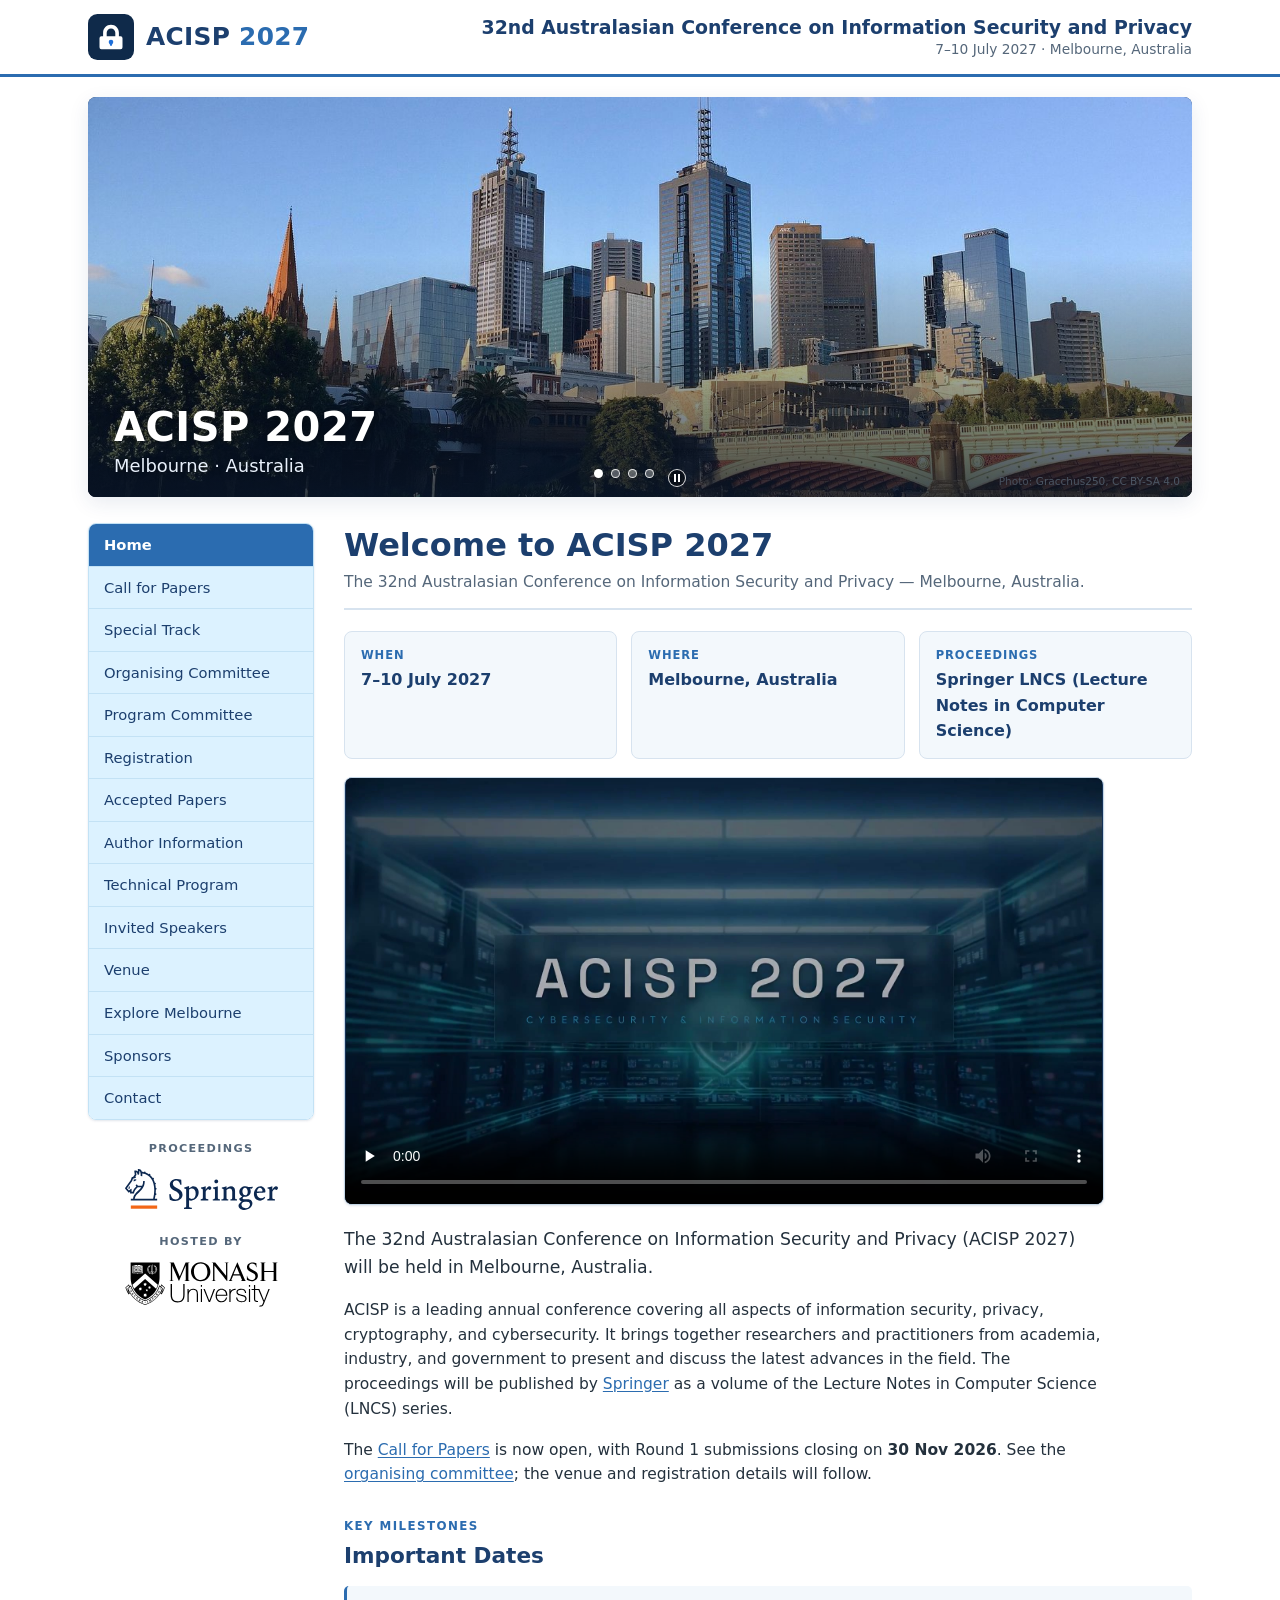
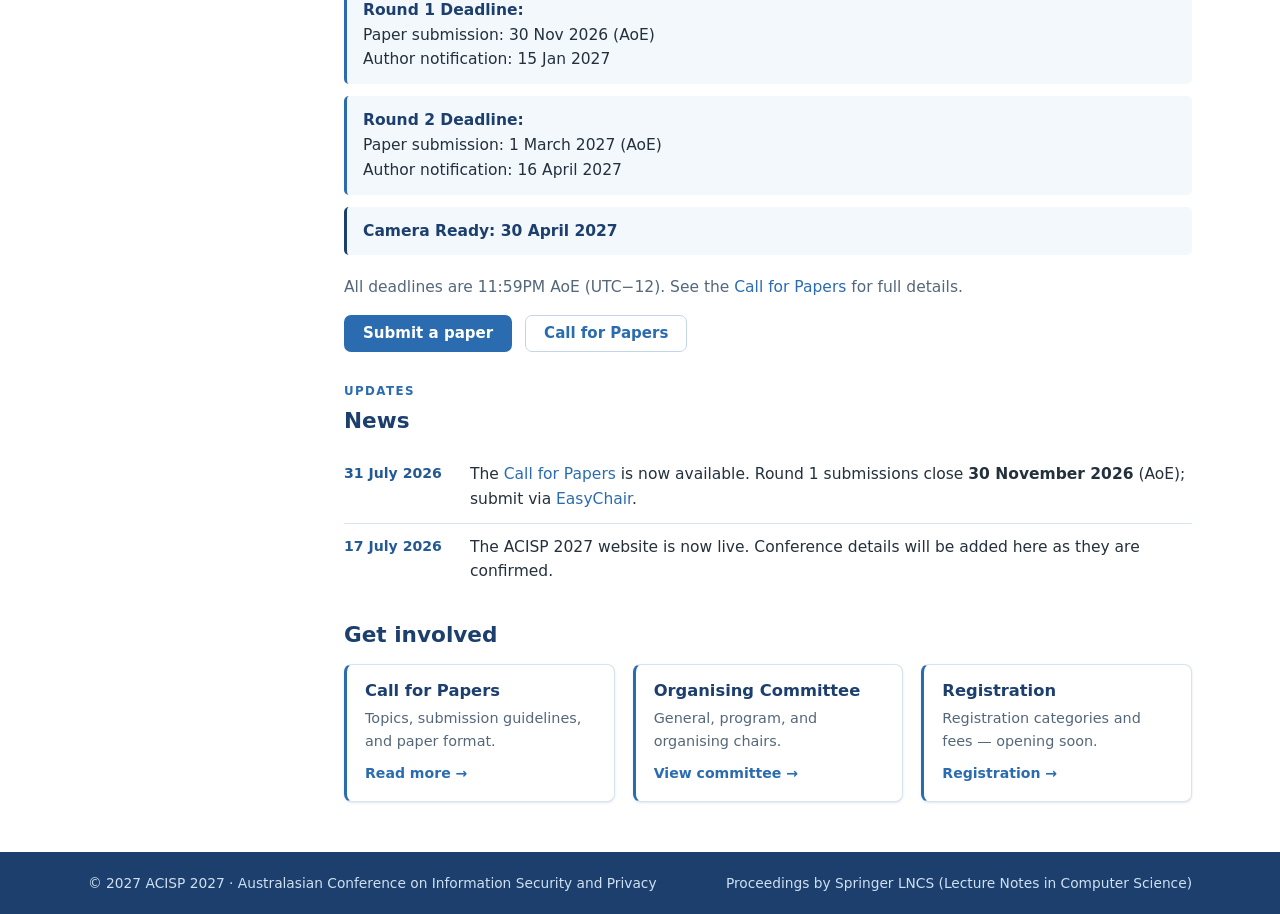
<file: index.html>
<!DOCTYPE html>
<html lang="en">
  <head>
    <meta charset="utf-8" />
    <meta name="viewport" content="width=device-width, initial-scale=1" />
    <title>ACISP 2027 — Australasian Conference on Information Security and Privacy</title>
    <meta name="description" content="ACISP 2027, the 32nd Australasian Conference on Information Security and Privacy, Melbourne, Australia. Proceedings by Springer LNCS. See the Call for Papers." />
    <link rel="canonical" href="https://acisp.org/" />

    <meta property="og:type" content="website" />
    <meta property="og:title" content="ACISP 2027 — Information Security &amp; Privacy Conference" />
    <meta property="og:description" content="The 32nd Australasian Conference on Information Security and Privacy, Melbourne, 2027." />
    <meta property="og:url" content="https://acisp.org/" />
    <meta property="og:image" content="https://acisp.org/img/banner-city.jpg" />

    <link rel="icon" type="image/svg+xml" href="img/favicon.svg" />
    <link rel="stylesheet" href="css/styles.css" />
    <link rel="preload" as="image" href="img/banner-city.jpg" fetchpriority="high" />
    <script src="js/site.js" defer></script>
    <script type="application/ld+json">
      {
        "@context": "https://schema.org",
        "@type": "Event",
        "name": "ACISP 2027 — Australasian Conference on Information Security and Privacy",
        "description": "The 32nd Australasian Conference on Information Security and Privacy (ACISP 2027), Melbourne, Australia.",
        "eventAttendanceMode": "https://schema.org/OfflineEventAttendanceMode",
        "eventStatus": "https://schema.org/EventScheduled",
        "url": "https://acisp.org/",
        "location": {
          "@type": "Place",
          "name": "Melbourne, Australia",
          "address": { "@type": "PostalAddress", "addressLocality": "Melbourne", "addressRegion": "VIC", "addressCountry": "AU" }
        }
      }
    </script>
  </head>
  <body>
    <noscript><div class="noscript-banner">This site uses JavaScript to load conference details from data files. Please enable JavaScript for the full experience.</div></noscript>

    <main id="main">
      <section class="pagehead">
        <div class="pagehead__inner">
          <h1>Welcome to ACISP 2027</h1>
          <p>The <span data-config="edition">32nd</span> Australasian Conference on Information Security and Privacy — <span data-config="city">Melbourne</span>, <span data-config="country">Australia</span>.</p>
        </div>
      </section>

      <section class="section">
        <ul class="facts">
          <li><p class="k">When</p><p class="v"><span data-config="dates" data-tba="To be announced">To be announced</span></p></li>
          <li><p class="k">Where</p><p class="v"><span data-config="city">Melbourne</span>, <span data-config="country">Australia</span></p></li>
          <li><p class="k">Proceedings</p><p class="v"><span data-config="proceedings">Springer LNCS</span></p></li>
        </ul>
        <figure class="conference-video">
          <video
            class="conference-video__player"
            controls
            playsinline
            preload="none"
            poster="media/acisp-2027-introduction-poster.jpg"
            aria-label="ACISP 2027 conference introduction video"
          >
            <source src="media/acisp-2027-introduction.mp4" type="video/mp4" />
            Your browser does not support embedded video.
            <a href="media/acisp-2027-introduction.mp4">Download the ACISP 2027 introduction video</a>.
          </video>
        </figure>
        <div class="prose">
          <p class="lead">
            The <span data-config="edition">32nd</span> Australasian Conference on Information
            Security and Privacy (ACISP 2027) will be held in
            <span data-config="city">Melbourne</span>, <span data-config="country">Australia</span>.
          </p>
          <p>
            ACISP is a leading annual conference covering all aspects of information security,
            privacy, cryptography, and cybersecurity. It brings together researchers and
            practitioners from academia, industry, and government to present and discuss the latest
            advances in the field. The proceedings will be published by
            <a href="https://www.springer.com/gp/computer-science/lncs" target="_blank" rel="noopener">Springer</a>
            as a volume of the Lecture Notes in Computer Science (LNCS) series.
          </p>
          <p>
            The <a href="cfp.html">Call for Papers</a> is now open, with Round 1 submissions closing
            on <strong>30 Nov 2026</strong>. See the <a href="committee.html">organising
            committee</a>; the venue and registration details will follow.
          </p>
        </div>
      </section>

      <section class="section">
        <div class="section__head">
          <span class="eyebrow">Key milestones</span>
          <h2>Important Dates</h2>
        </div>
        <div data-render="dates"></div>
        <p class="muted" style="margin-top: .8rem;">
          All deadlines are 11:59PM AoE (UTC−12). See the <a href="cfp.html">Call for Papers</a> for full details.
        </p>
        <p style="margin-top: 1rem;">
          <a class="btn btn--primary" data-config-href="submission_url"
             href="https://easychair.org/my/conference?conf=acisp2027"
             target="_blank" rel="noopener">Submit a paper</a>
          <a class="btn btn--outline" href="cfp.html" style="margin-left: 8px;">Call for Papers</a>
        </p>
      </section>

      <section class="section">
        <div class="section__head">
          <span class="eyebrow">Updates</span>
          <h2>News</h2>
        </div>
        <div data-render="news"></div>
      </section>

      <section class="section">
        <div class="section__head"><h2>Get involved</h2></div>
        <div class="grid grid--3">
          <a class="linkcard" href="cfp.html">
            <h3>Call for Papers</h3>
            <p>Topics, submission guidelines, and paper format.</p>
            <span class="arrow">Read more →</span>
          </a>
          <a class="linkcard" href="committee.html">
            <h3>Organising Committee</h3>
            <p>General, program, and organising chairs.</p>
            <span class="arrow">View committee →</span>
          </a>
          <a class="linkcard" href="registration.html">
            <h3>Registration</h3>
            <p>Registration categories and fees — opening soon.</p>
            <span class="arrow">Registration →</span>
          </a>
        </div>
      </section>
    </main>
  </body>
</html>
</file>
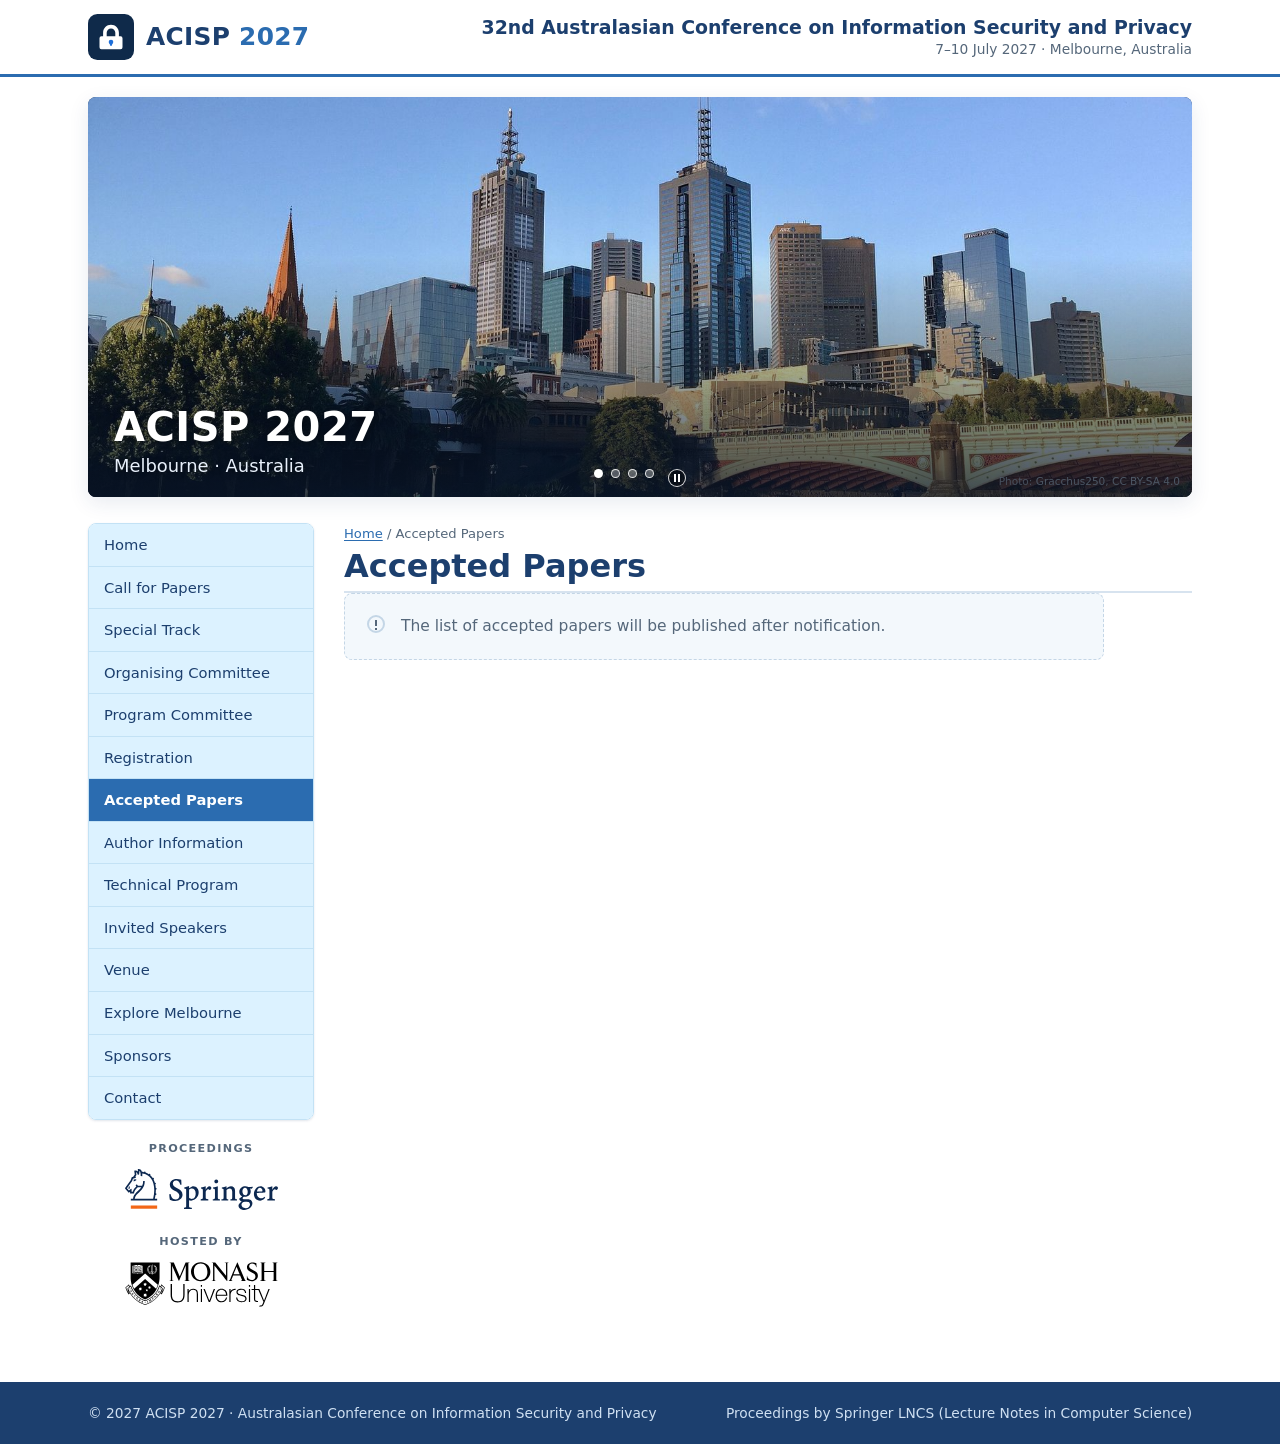
<file: accepted.html>
<!DOCTYPE html>
<html lang="en">
  <head>
    <meta charset="utf-8" />
    <meta name="viewport" content="width=device-width, initial-scale=1" />
    <title>Accepted Papers — ACISP 2027</title>
    <meta name="description" content="Accepted papers for ACISP 2027, the 32nd Australasian Conference on Information Security and Privacy, Melbourne." />
    <link rel="canonical" href="https://acisp.org/accepted.html" />
    <meta property="og:type" content="website" />
    <meta property="og:title" content="Accepted Papers — ACISP 2027" />
    <meta property="og:description" content="Accepted papers for ACISP 2027, the 32nd Australasian Conference on Information Security and Privacy, Melbourne." />
    <meta property="og:url" content="https://acisp.org/accepted.html" />
    <link rel="icon" type="image/svg+xml" href="img/favicon.svg" />
    <link rel="stylesheet" href="css/styles.css" />
    <link rel="preload" as="image" href="img/banner-city.jpg" fetchpriority="high" />
    <script src="js/site.js" defer></script>
  </head>
  <body>
    <noscript><div class="noscript-banner">This site uses JavaScript to load conference details. Please enable JavaScript for the full experience.</div></noscript>
    <main id="main">
      <section class="pagehead">
        <div class="container pagehead__inner">
          <p class="breadcrumb"><a href="index.html">Home</a> / Accepted Papers</p>
          <h1>Accepted Papers</h1>
        </div>
      </section>
      <section class="section">
        <div class="container">
          <div data-render="accepted"></div>
        </div>
      </section>
    </main>
  </body>
</html>
</file>
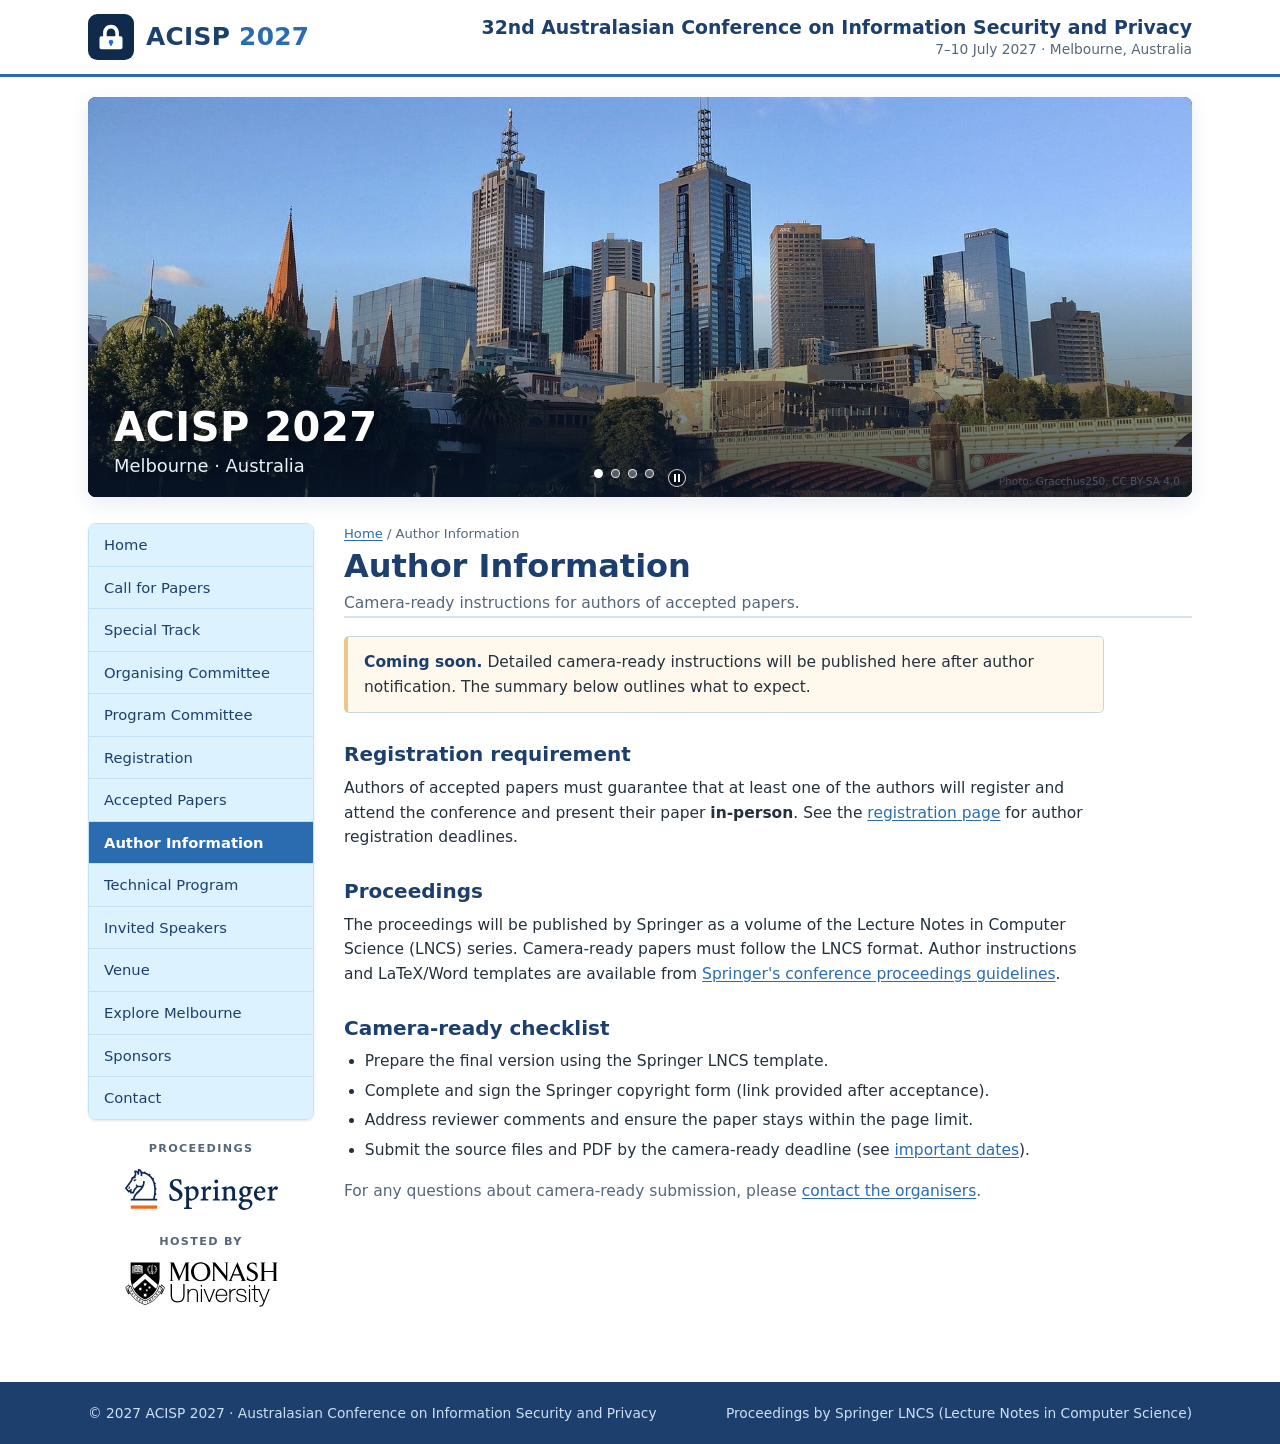
<file: author-info.html>
<!DOCTYPE html>
<html lang="en">
  <head>
    <meta charset="utf-8" />
    <meta name="viewport" content="width=device-width, initial-scale=1" />
    <title>Author Information — ACISP 2027</title>
    <meta name="description" content="Author information and camera-ready instructions for ACISP 2027, the 32nd Australasian Conference on Information Security and Privacy, Melbourne." />
    <link rel="canonical" href="https://acisp.org/author-info.html" />
    <meta property="og:type" content="website" />
    <meta property="og:title" content="Author Information — ACISP 2027" />
    <meta property="og:description" content="Author information and camera-ready instructions for ACISP 2027, the 32nd Australasian Conference on Information Security and Privacy, Melbourne." />
    <meta property="og:url" content="https://acisp.org/author-info.html" />
    <link rel="icon" type="image/svg+xml" href="img/favicon.svg" />
    <link rel="stylesheet" href="css/styles.css" />
    <link rel="preload" as="image" href="img/banner-city.jpg" fetchpriority="high" />
    <script src="js/site.js" defer></script>
  </head>
  <body>
    <noscript><div class="noscript-banner">This site uses JavaScript to load conference details. Please enable JavaScript for the full experience.</div></noscript>
    <main id="main">
      <section class="pagehead">
        <div class="container pagehead__inner">
          <p class="breadcrumb"><a href="index.html">Home</a> / Author Information</p>
          <h1>Author Information</h1>
          <p>Camera-ready instructions for authors of accepted papers.</p>
        </div>
      </section>
      <section class="section">
        <div class="container prose">
          <div class="callout callout--note">
            <p><span class="callout__label">Coming soon.</span> Detailed camera-ready instructions
              will be published here after author notification. The summary below outlines what to
              expect.</p>
          </div>

          <h2>Registration requirement</h2>
          <p>Authors of accepted papers must guarantee that at least one of the authors will
            register and attend the conference and present their paper <strong>in-person</strong>.
            See the
            <a href="registration.html">registration page</a> for author registration deadlines.</p>

          <h2>Proceedings</h2>
          <p>The proceedings will be published by Springer as a volume of the Lecture Notes in
            Computer Science (LNCS) series. Camera-ready papers must follow the LNCS format. Author
            instructions and LaTeX/Word templates are available from
            <a href="https://www.springer.com/gp/computer-science/lncs/conference-proceedings-guidelines" target="_blank" rel="noopener">Springer's conference proceedings guidelines</a>.</p>

          <h2>Camera-ready checklist</h2>
          <ul>
            <li>Prepare the final version using the Springer LNCS template.</li>
            <li>Complete and sign the Springer copyright form (link provided after acceptance).</li>
            <li>Address reviewer comments and ensure the paper stays within the page limit.</li>
            <li>Submit the source files and PDF by the camera-ready deadline (see <a href="cfp.html#dates">important dates</a>).</li>
          </ul>

          <p class="muted">For any questions about camera-ready submission, please <a href="contact.html">contact the organisers</a>.</p>
        </div>
      </section>
    </main>
  </body>
</html>
</file>
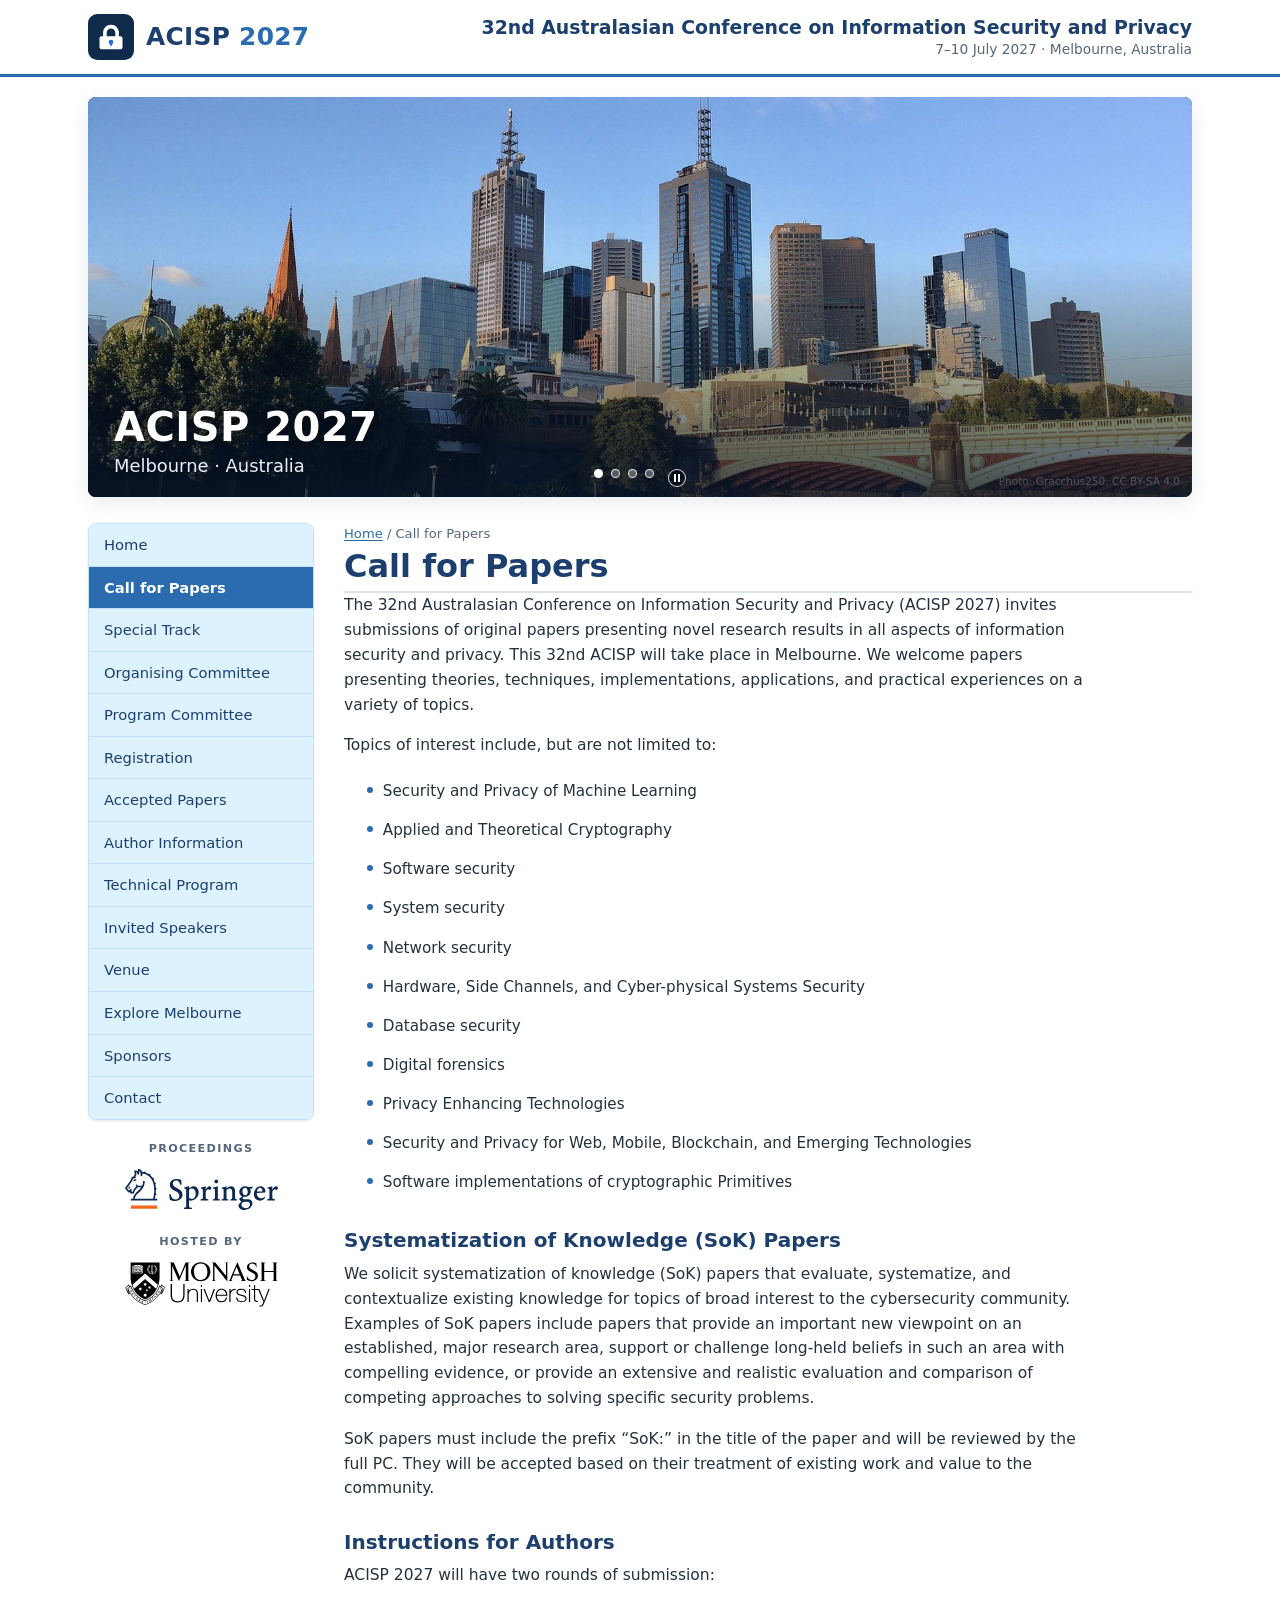
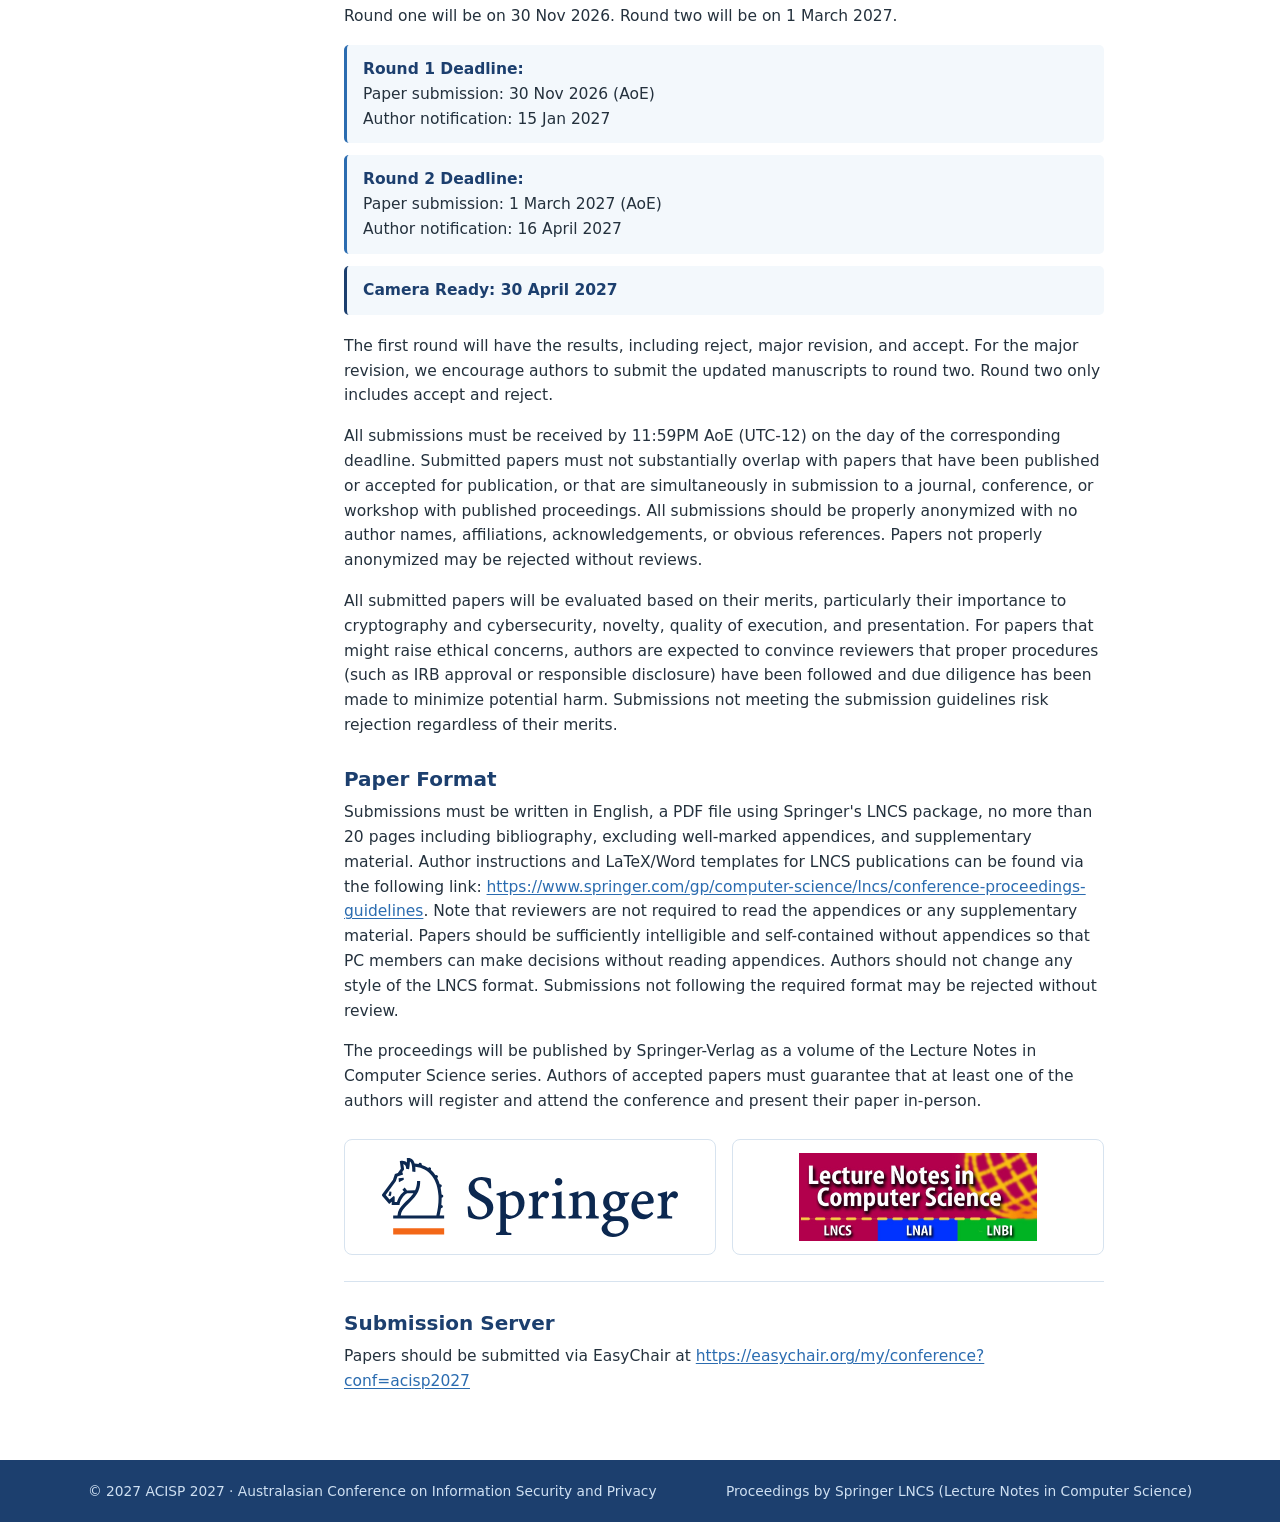
<file: cfp.html>
<!DOCTYPE html>
<html lang="en">
  <head>
    <meta charset="utf-8" />
    <meta name="viewport" content="width=device-width, initial-scale=1" />
    <title>Call for Papers — ACISP 2027</title>
    <meta name="description" content="Call for Papers for ACISP 2027, the 32nd Australasian Conference on Information Security and Privacy, Melbourne. Topics, submission guidelines, and paper format." />
    <link rel="canonical" href="https://acisp.org/cfp.html" />
    <meta property="og:type" content="website" />
    <meta property="og:title" content="Call for Papers — ACISP 2027" />
    <meta property="og:description" content="Submit to the 32nd Australasian Conference on Information Security and Privacy, Melbourne 2027." />
    <meta property="og:url" content="https://acisp.org/cfp.html" />
    <link rel="icon" type="image/svg+xml" href="img/favicon.svg" />
    <link rel="stylesheet" href="css/styles.css" />
    <link rel="preload" as="image" href="img/banner-city.jpg" fetchpriority="high" />
    <script src="js/site.js" defer></script>
  </head>
  <body>
    <noscript><div class="noscript-banner">This site uses JavaScript to load conference details. Please enable JavaScript for the full experience.</div></noscript>
    <main id="main">
      <section class="pagehead">
        <div class="container pagehead__inner">
          <p class="breadcrumb"><a href="index.html">Home</a> / Call for Papers</p>
          <h1>Call for Papers</h1>
        </div>
      </section>

      <section class="section">
        <div class="container prose">
          <p>
            The 32nd Australasian Conference on Information Security and Privacy (ACISP 2027)
            invites submissions of original papers presenting novel research results in all aspects
            of information security and privacy. This 32nd ACISP will take place in Melbourne. We
            welcome papers presenting theories, techniques, implementations, applications, and
            practical experiences on a variety of topics.
          </p>

          <p>Topics of interest include, but are not limited to:</p>
          <div data-render="topics"></div>

          <h2>Systematization of Knowledge (SoK) Papers</h2>
          <p>
            We solicit systematization of knowledge (SoK) papers that evaluate, systematize, and
            contextualize existing knowledge for topics of broad interest to the cybersecurity
            community. Examples of SoK papers include papers that provide an important new viewpoint
            on an established, major research area, support or challenge long-held beliefs in such an
            area with compelling evidence, or provide an extensive and realistic evaluation and
            comparison of competing approaches to solving specific security problems.
          </p>
          <p>
            SoK papers must include the prefix “SoK:” in the title of the paper and will be reviewed
            by the full PC. They will be accepted based on their treatment of existing work and value
            to the community.
          </p>

          <h2 id="dates">Instructions for Authors</h2>
          <p>ACISP 2027 will have two rounds of submission:</p>
          <p>Round one will be on 30 Nov 2026. Round two will be on 1 March 2027.</p>

          <div data-render="dates"></div>

          <p>
            The first round will have the results, including reject, major revision, and accept. For
            the major revision, we encourage authors to submit the updated manuscripts to round two.
            Round two only includes accept and reject.
          </p>
          <p>
            All submissions must be received by 11:59PM AoE (UTC-12) on the day of the corresponding
            deadline. Submitted papers must not substantially overlap with papers that have been
            published or accepted for publication, or that are simultaneously in submission to a
            journal, conference, or workshop with published proceedings. All submissions should be
            properly anonymized with no author names, affiliations, acknowledgements, or obvious
            references. Papers not properly anonymized may be rejected without reviews.
          </p>
          <p>
            All submitted papers will be evaluated based on their merits, particularly their
            importance to cryptography and cybersecurity, novelty, quality of execution, and
            presentation. For papers that might raise ethical concerns, authors are expected to
            convince reviewers that proper procedures (such as IRB approval or responsible
            disclosure) have been followed and due diligence has been made to minimize potential
            harm. Submissions not meeting the submission guidelines risk rejection regardless of
            their merits.
          </p>

          <h2>Paper Format</h2>
          <p>
            Submissions must be written in English, a PDF file using Springer's LNCS package, no more
            than 20 pages including bibliography, excluding well-marked appendices, and supplementary
            material. Author instructions and LaTeX/Word templates for LNCS publications can be found
            via the following link:
            <a href="https://www.springer.com/gp/computer-science/lncs/conference-proceedings-guidelines" target="_blank" rel="noopener">https://www.springer.com/gp/computer-science/lncs/conference-proceedings-guidelines</a>.
            Note that reviewers are not required to read the appendices or any supplementary
            material. Papers should be sufficiently intelligible and self-contained without
            appendices so that PC members can make decisions without reading appendices. Authors
            should not change any style of the LNCS format. Submissions not following the required
            format may be rejected without review.
          </p>
          <p>
            The proceedings will be published by Springer-Verlag as a volume of the Lecture Notes in
            Computer Science series. Authors of accepted papers must guarantee that at least one of
            the authors will register and attend the conference and present their paper in-person.
          </p>

          <div class="pub-logos">
            <a href="https://www.springer.com/gp/computer-science/lncs" target="_blank" rel="noopener">
              <img src="img/logo-springer.svg" alt="Springer" /></a>
            <a href="https://www.springer.com/gp/computer-science/lncs" target="_blank" rel="noopener">
              <img src="img/lncs.jpg" alt="Lecture Notes in Computer Science" /></a>
          </div>

          <hr />

          <h2>Submission Server</h2>
          <p>
            Papers should be submitted via EasyChair at
            <a data-config-href="submission_url"
               href="https://easychair.org/my/conference?conf=acisp2027"
               target="_blank" rel="noopener">https://easychair.org/my/conference?conf=acisp2027</a>
          </p>
        </div>
      </section>
    </main>
  </body>
</html>
</file>
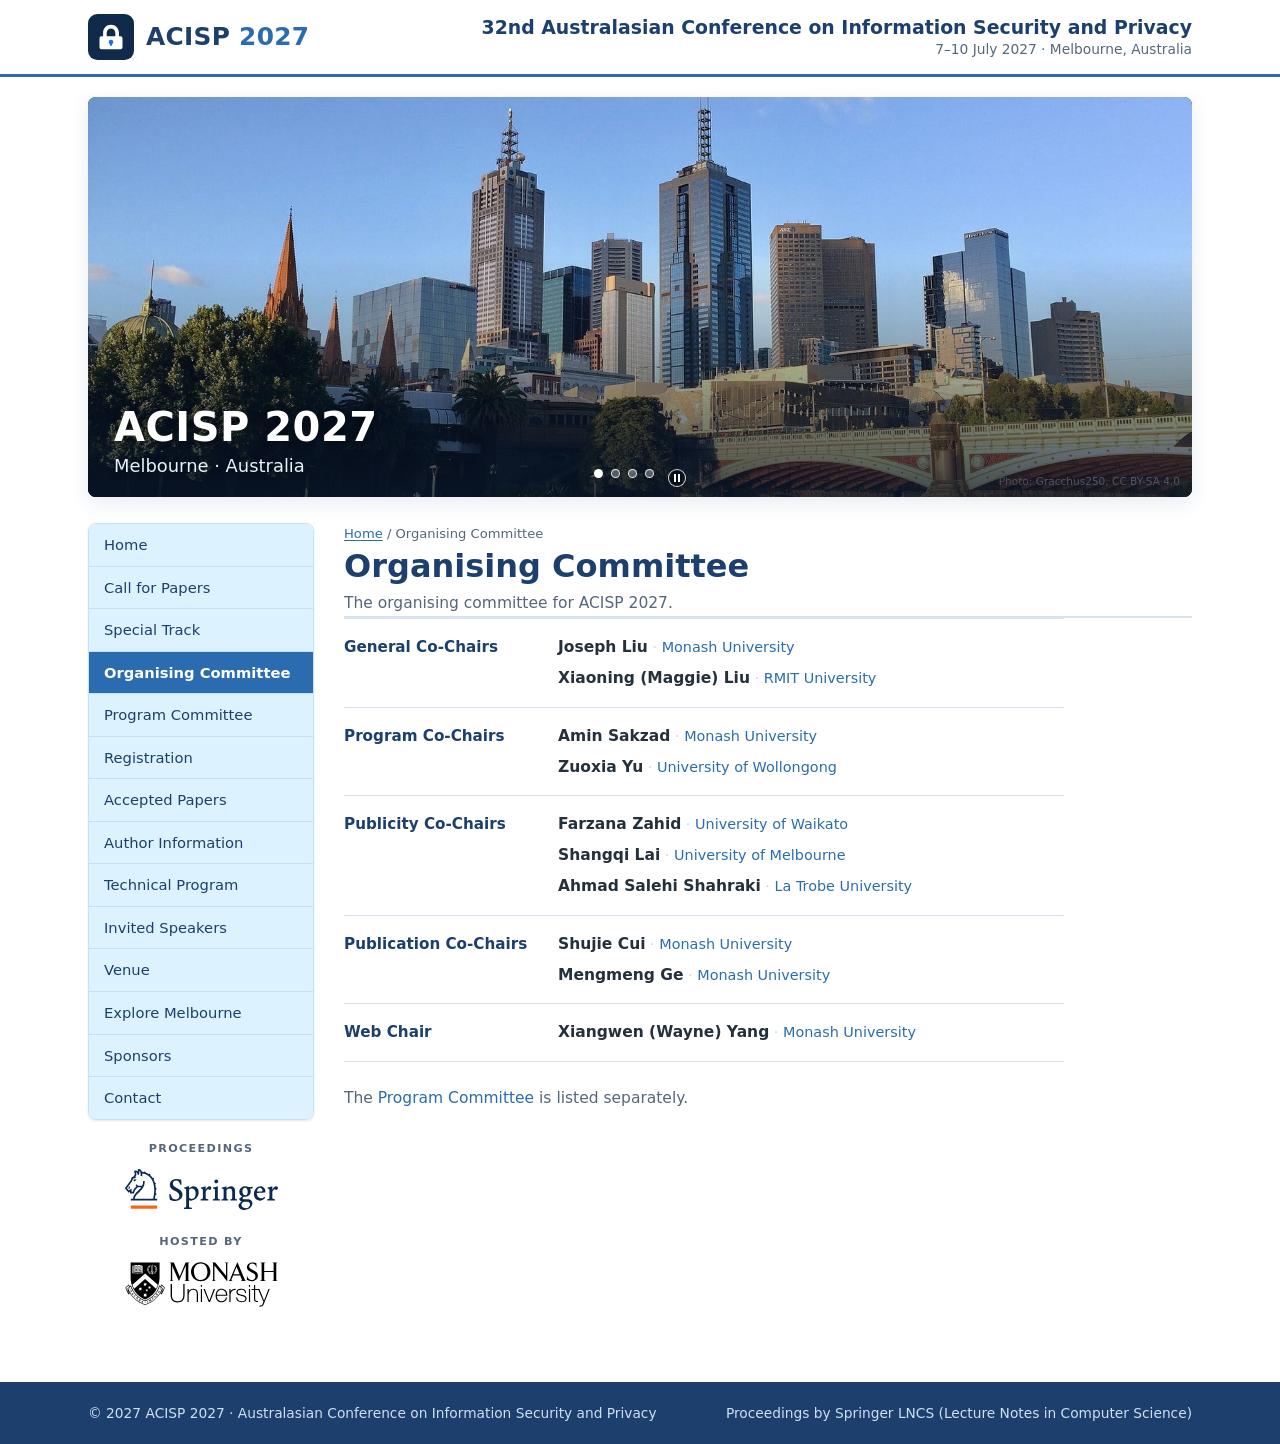
<file: committee.html>
<!DOCTYPE html>
<html lang="en">
  <head>
    <meta charset="utf-8" />
    <meta name="viewport" content="width=device-width, initial-scale=1" />
    <title>Organising Committee — ACISP 2027</title>
    <meta name="description" content="Organising committee for ACISP 2027 — general chairs, program chairs, and organising roles for the 32nd Australasian Conference on Information Security and Privacy." />
    <link rel="canonical" href="https://acisp.org/committee.html" />
    <meta property="og:type" content="website" />
    <meta property="og:title" content="Organising Committee — ACISP 2027" />
    <meta property="og:description" content="Organising committee for ACISP 2027 — general, program, and organising chairs for the 32nd Australasian Conference on Information Security and Privacy." />
    <meta property="og:url" content="https://acisp.org/committee.html" />
    <link rel="icon" type="image/svg+xml" href="img/favicon.svg" />
    <link rel="stylesheet" href="css/styles.css" />
    <link rel="preload" as="image" href="img/banner-city.jpg" fetchpriority="high" />
    <script src="js/site.js" defer></script>
  </head>
  <body>
    <noscript><div class="noscript-banner">This site uses JavaScript to load conference details. Please enable JavaScript for the full experience.</div></noscript>
    <main id="main">
      <section class="pagehead">
        <div class="container pagehead__inner">
          <p class="breadcrumb"><a href="index.html">Home</a> / Organising Committee</p>
          <h1>Organising Committee</h1>
          <p>The organising committee for ACISP 2027.</p>
        </div>
      </section>
      <section class="section">
        <div class="container">
          <div data-render="committee"></div>
          <p class="muted" style="margin-top: 1.5rem;">
            The <a href="pc.html">Program Committee</a> is listed separately.
          </p>
        </div>
      </section>
    </main>
  </body>
</html>
</file>
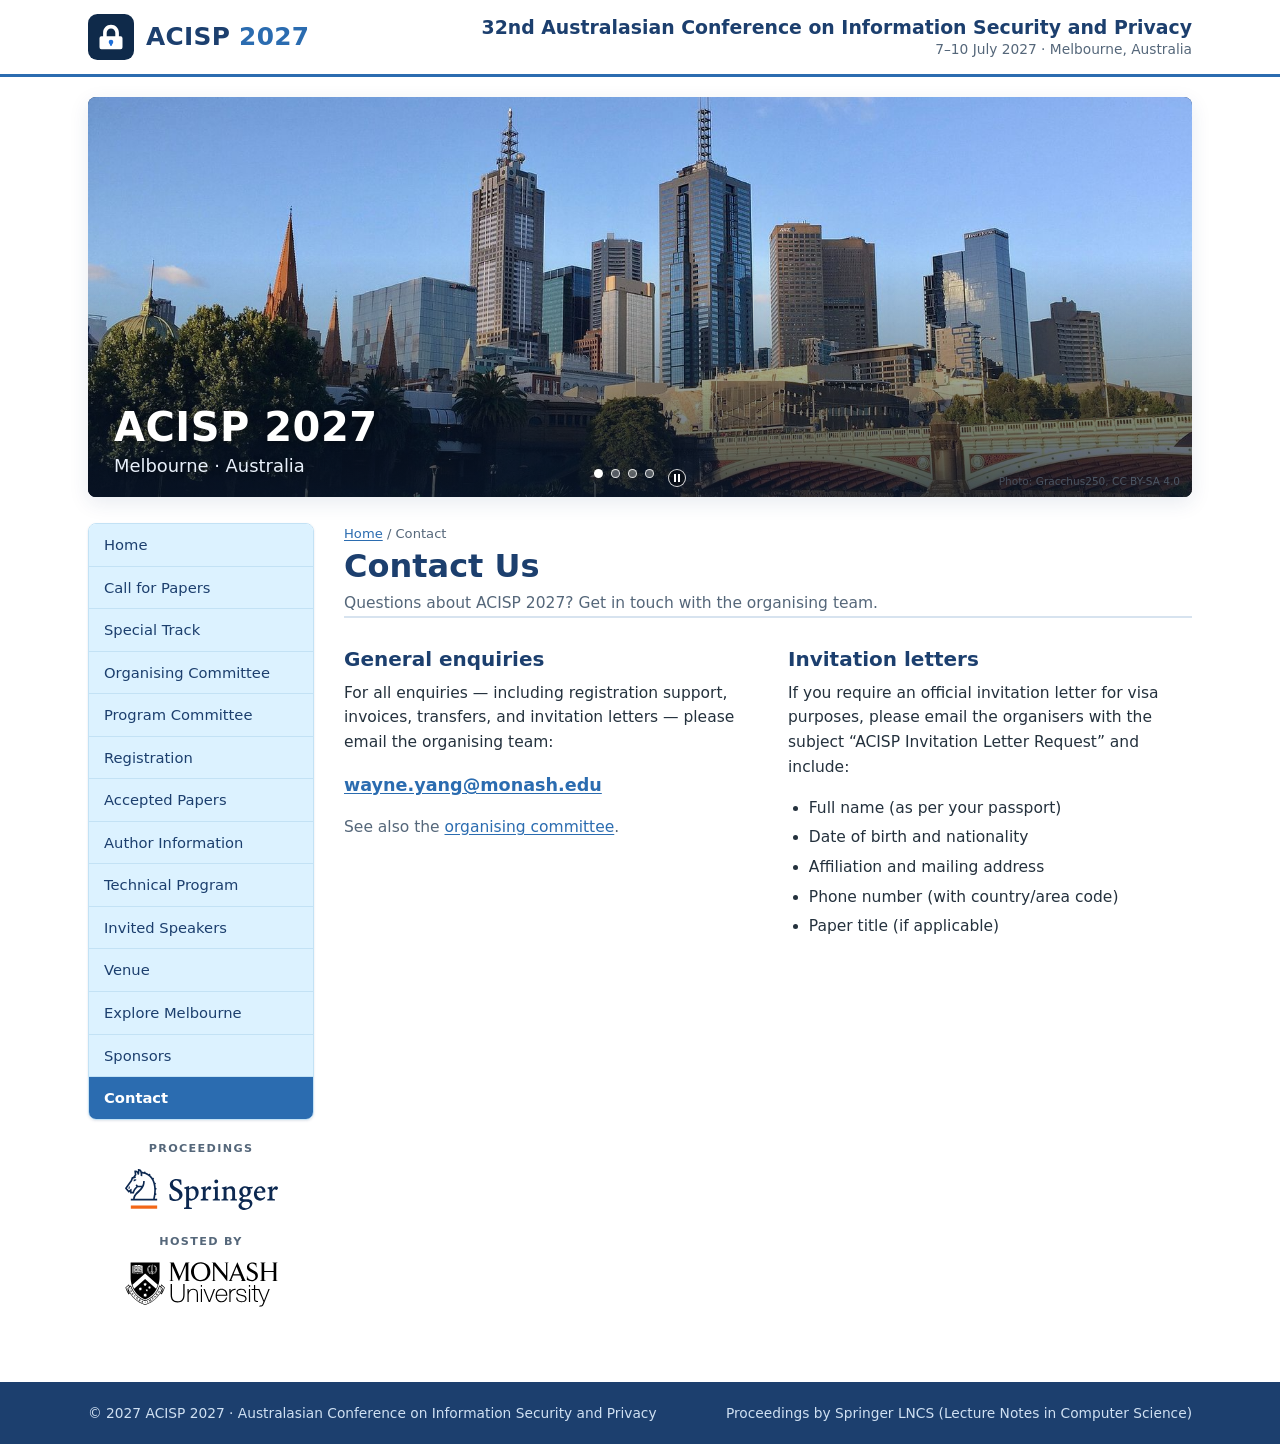
<file: contact.html>
<!DOCTYPE html>
<html lang="en">
  <head>
    <meta charset="utf-8" />
    <meta name="viewport" content="width=device-width, initial-scale=1" />
    <title>Contact — ACISP 2027</title>
    <meta name="description" content="Contact the organisers of ACISP 2027, the 32nd Australasian Conference on Information Security and Privacy, Melbourne." />
    <link rel="canonical" href="https://acisp.org/contact.html" />
    <meta property="og:type" content="website" />
    <meta property="og:title" content="Contact — ACISP 2027" />
    <meta property="og:description" content="Contact the organisers of ACISP 2027, the 32nd Australasian Conference on Information Security and Privacy, Melbourne." />
    <meta property="og:url" content="https://acisp.org/contact.html" />
    <link rel="icon" type="image/svg+xml" href="img/favicon.svg" />
    <link rel="stylesheet" href="css/styles.css" />
    <link rel="preload" as="image" href="img/banner-city.jpg" fetchpriority="high" />
    <script src="js/site.js" defer></script>
  </head>
  <body>
    <noscript><div class="noscript-banner">This site uses JavaScript to load conference details. Please enable JavaScript for the full experience.</div></noscript>
    <main id="main">
      <section class="pagehead">
        <div class="container pagehead__inner">
          <p class="breadcrumb"><a href="index.html">Home</a> / Contact</p>
          <h1>Contact Us</h1>
          <p>Questions about ACISP 2027? Get in touch with the organising team.</p>
        </div>
      </section>
      <section class="section">
        <div class="container">
          <div class="grid grid--2" style="gap: 40px; align-items: start;">
            <div class="prose">
              <h2>General enquiries</h2>
              <p>For all enquiries — including registration support, invoices, transfers, and
                invitation letters — please email the organising team:</p>
              <p style="font-size: 1.1rem;">
                <strong><a data-config-href="contact_email" href="mailto:wayne.yang@monash.edu"><span data-config="contact_email" data-tba="Email to be announced">wayne.yang@monash.edu</span></a></strong>
              </p>
              <p class="muted">See also the <a href="committee.html">organising committee</a>.</p>
            </div>
            <div class="prose">
              <h2>Invitation letters</h2>
              <p>If you require an official invitation letter for visa purposes, please email the
                organisers with the subject “ACISP Invitation Letter Request” and include:</p>
              <ul>
                <li>Full name (as per your passport)</li>
                <li>Date of birth and nationality</li>
                <li>Affiliation and mailing address</li>
                <li>Phone number (with country/area code)</li>
                <li>Paper title (if applicable)</li>
              </ul>
            </div>
          </div>
        </div>
      </section>
    </main>
  </body>
</html>
</file>
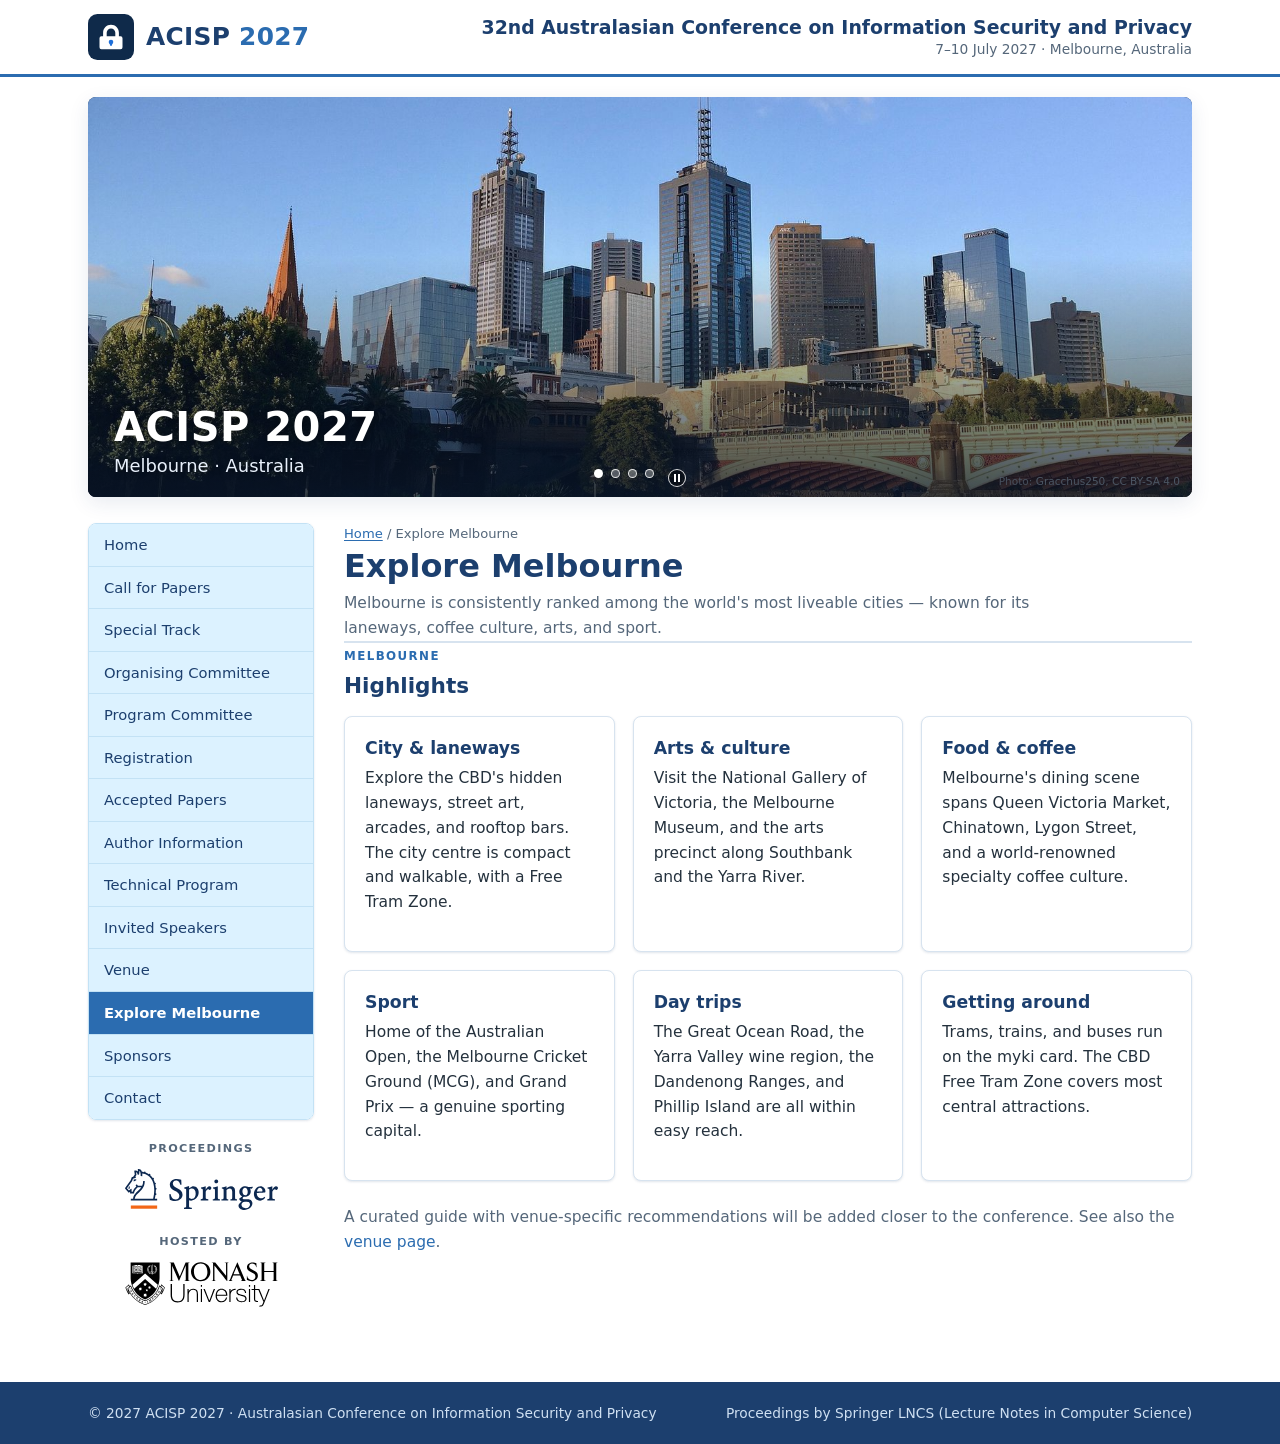
<file: explore-melbourne.html>
<!DOCTYPE html>
<html lang="en">
  <head>
    <meta charset="utf-8" />
    <meta name="viewport" content="width=device-width, initial-scale=1" />
    <title>Explore Melbourne — ACISP 2027</title>
    <meta name="description" content="Explore Melbourne during ACISP 2027 — laneways, culture, food, and things to do in Australia's cultural capital." />
    <link rel="canonical" href="https://acisp.org/explore-melbourne.html" />
    <meta property="og:type" content="website" />
    <meta property="og:title" content="Explore Melbourne — ACISP 2027" />
    <meta property="og:description" content="Explore Melbourne during ACISP 2027 — laneways, culture, food, and things to do in Australia's cultural capital." />
    <meta property="og:url" content="https://acisp.org/explore-melbourne.html" />
    <link rel="icon" type="image/svg+xml" href="img/favicon.svg" />
    <link rel="stylesheet" href="css/styles.css" />
    <link rel="preload" as="image" href="img/banner-city.jpg" fetchpriority="high" />
    <script src="js/site.js" defer></script>
  </head>
  <body>
    <noscript><div class="noscript-banner">This site uses JavaScript to load conference details. Please enable JavaScript for the full experience.</div></noscript>
    <main id="main">
      <section class="pagehead">
        <div class="container pagehead__inner">
          <p class="breadcrumb"><a href="index.html">Home</a> / Explore Melbourne</p>
          <h1>Explore Melbourne</h1>
          <p>Melbourne is consistently ranked among the world's most liveable cities — known for its laneways, coffee culture, arts, and sport.</p>
        </div>
      </section>
      <section class="section">
        <div class="container">
          <div class="section__head">
            <span class="eyebrow">Melbourne</span>
            <h2>Highlights</h2>
          </div>
          <div class="grid grid--3">
            <div class="card">
              <h3>City &amp; laneways</h3>
              <p>Explore the CBD's hidden laneways, street art, arcades, and rooftop bars. The city centre is compact and walkable, with a Free Tram Zone.</p>
            </div>
            <div class="card">
              <h3>Arts &amp; culture</h3>
              <p>Visit the National Gallery of Victoria, the Melbourne Museum, and the arts precinct along Southbank and the Yarra River.</p>
            </div>
            <div class="card">
              <h3>Food &amp; coffee</h3>
              <p>Melbourne's dining scene spans Queen Victoria Market, Chinatown, Lygon Street, and a world-renowned specialty coffee culture.</p>
            </div>
            <div class="card">
              <h3>Sport</h3>
              <p>Home of the Australian Open, the Melbourne Cricket Ground (MCG), and Grand Prix — a genuine sporting capital.</p>
            </div>
            <div class="card">
              <h3>Day trips</h3>
              <p>The Great Ocean Road, the Yarra Valley wine region, the Dandenong Ranges, and Phillip Island are all within easy reach.</p>
            </div>
            <div class="card">
              <h3>Getting around</h3>
              <p>Trams, trains, and buses run on the myki card. The CBD Free Tram Zone covers most central attractions.</p>
            </div>
          </div>
          <p class="muted" style="margin-top: 1.5rem;">A curated guide with venue-specific recommendations will be added closer to the conference. See also the <a href="venue.html">venue page</a>.</p>
        </div>
      </section>
    </main>
  </body>
</html>
</file>
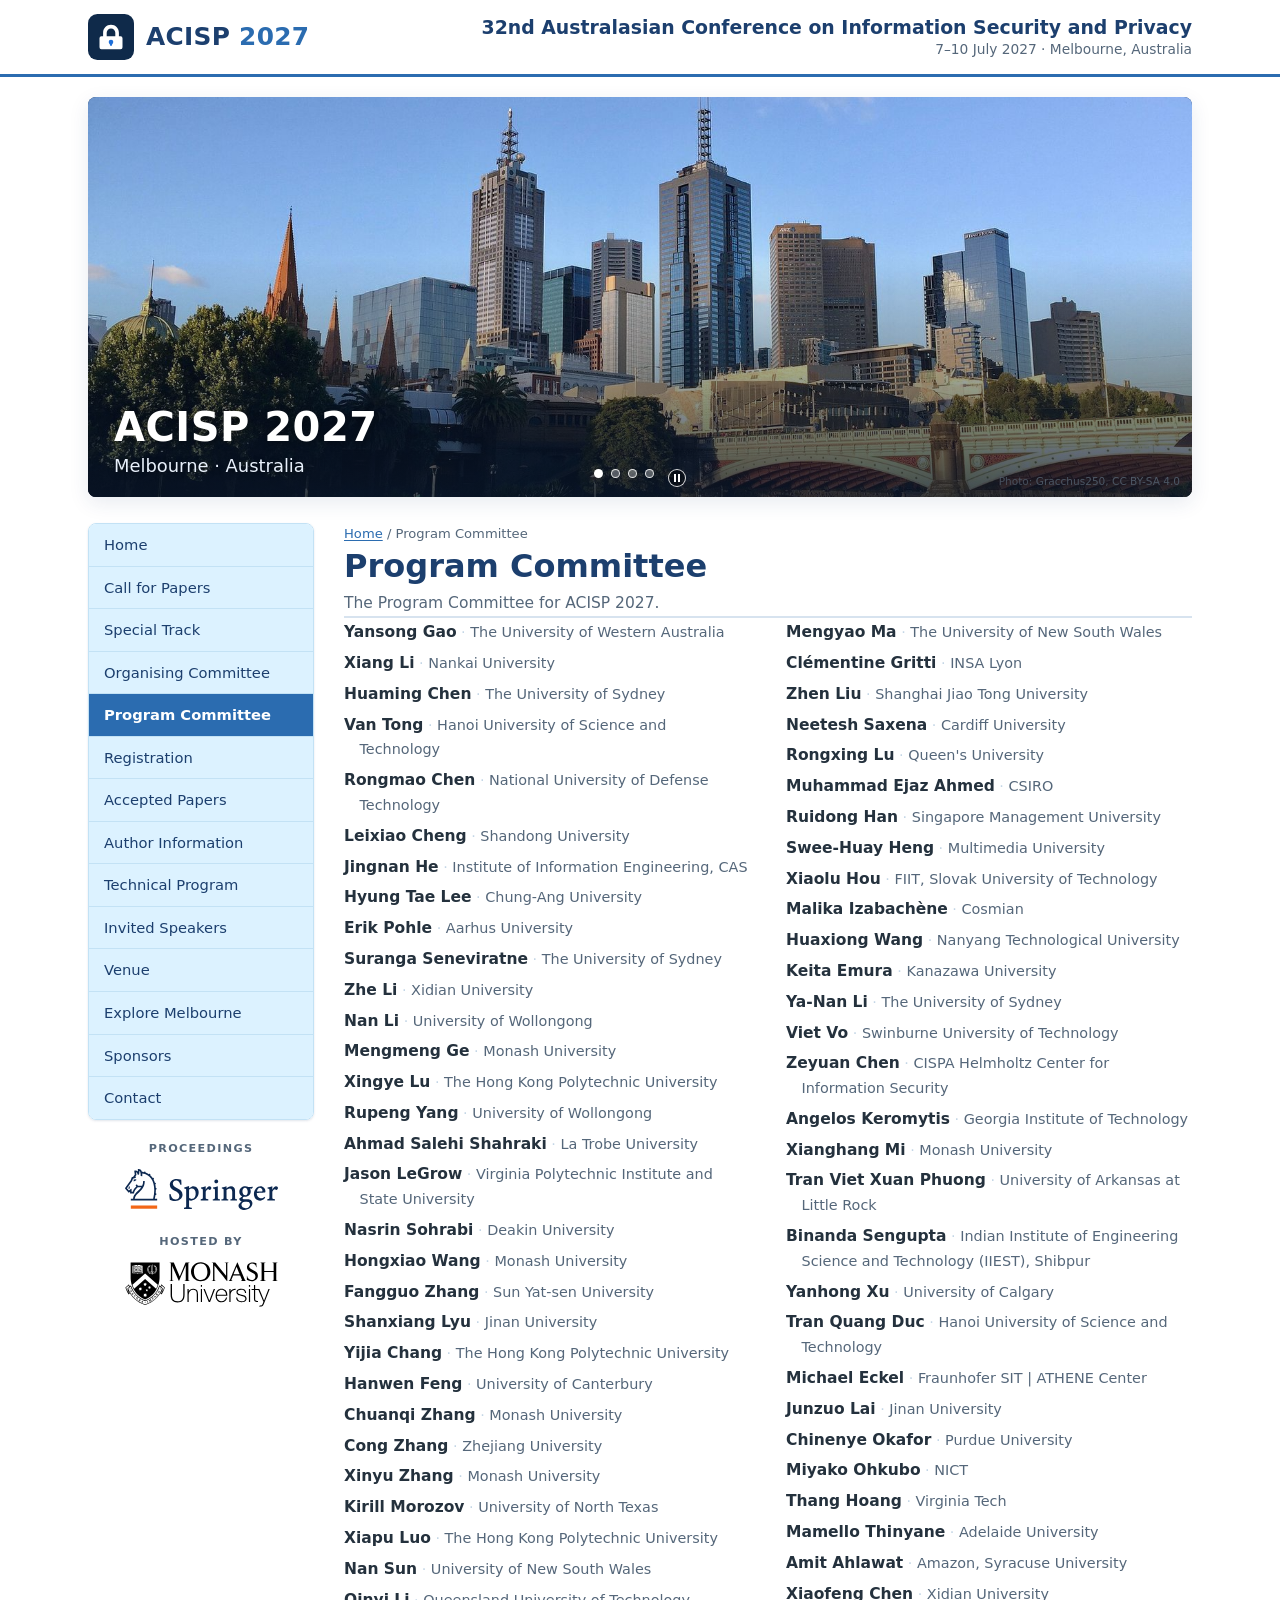
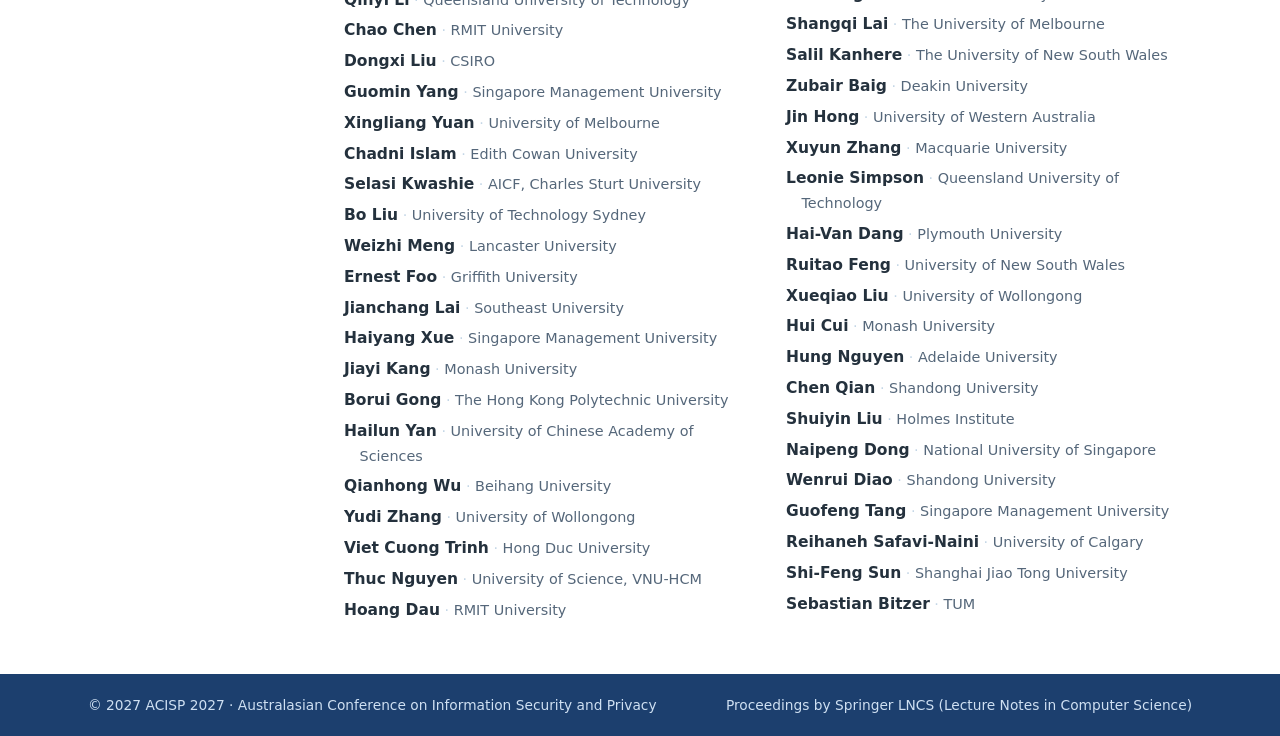
<file: pc.html>
<!DOCTYPE html>
<html lang="en">
  <head>
    <meta charset="utf-8" />
    <meta name="viewport" content="width=device-width, initial-scale=1" />
    <title>Program Committee — ACISP 2027</title>
    <meta name="description" content="Program Committee for ACISP 2027, the 32nd Australasian Conference on Information Security and Privacy, Melbourne." />
    <link rel="canonical" href="https://acisp.org/pc.html" />
    <meta property="og:type" content="website" />
    <meta property="og:title" content="Program Committee — ACISP 2027" />
    <meta property="og:description" content="Program Committee for ACISP 2027, the 32nd Australasian Conference on Information Security and Privacy, Melbourne." />
    <meta property="og:url" content="https://acisp.org/pc.html" />
    <link rel="icon" type="image/svg+xml" href="img/favicon.svg" />
    <link rel="stylesheet" href="css/styles.css" />
    <link rel="preload" as="image" href="img/banner-city.jpg" fetchpriority="high" />
    <script src="js/site.js" defer></script>
  </head>
  <body>
    <noscript><div class="noscript-banner">This site uses JavaScript to load conference details. Please enable JavaScript for the full experience.</div></noscript>
    <main id="main">
      <section class="pagehead">
        <div class="container pagehead__inner">
          <p class="breadcrumb"><a href="index.html">Home</a> / Program Committee</p>
          <h1>Program Committee</h1>
          <p>The Program Committee for ACISP 2027.</p>
        </div>
      </section>
      <section class="section">
        <div class="container">
          <div data-render="pc"></div>
        </div>
      </section>
    </main>
  </body>
</html>
</file>
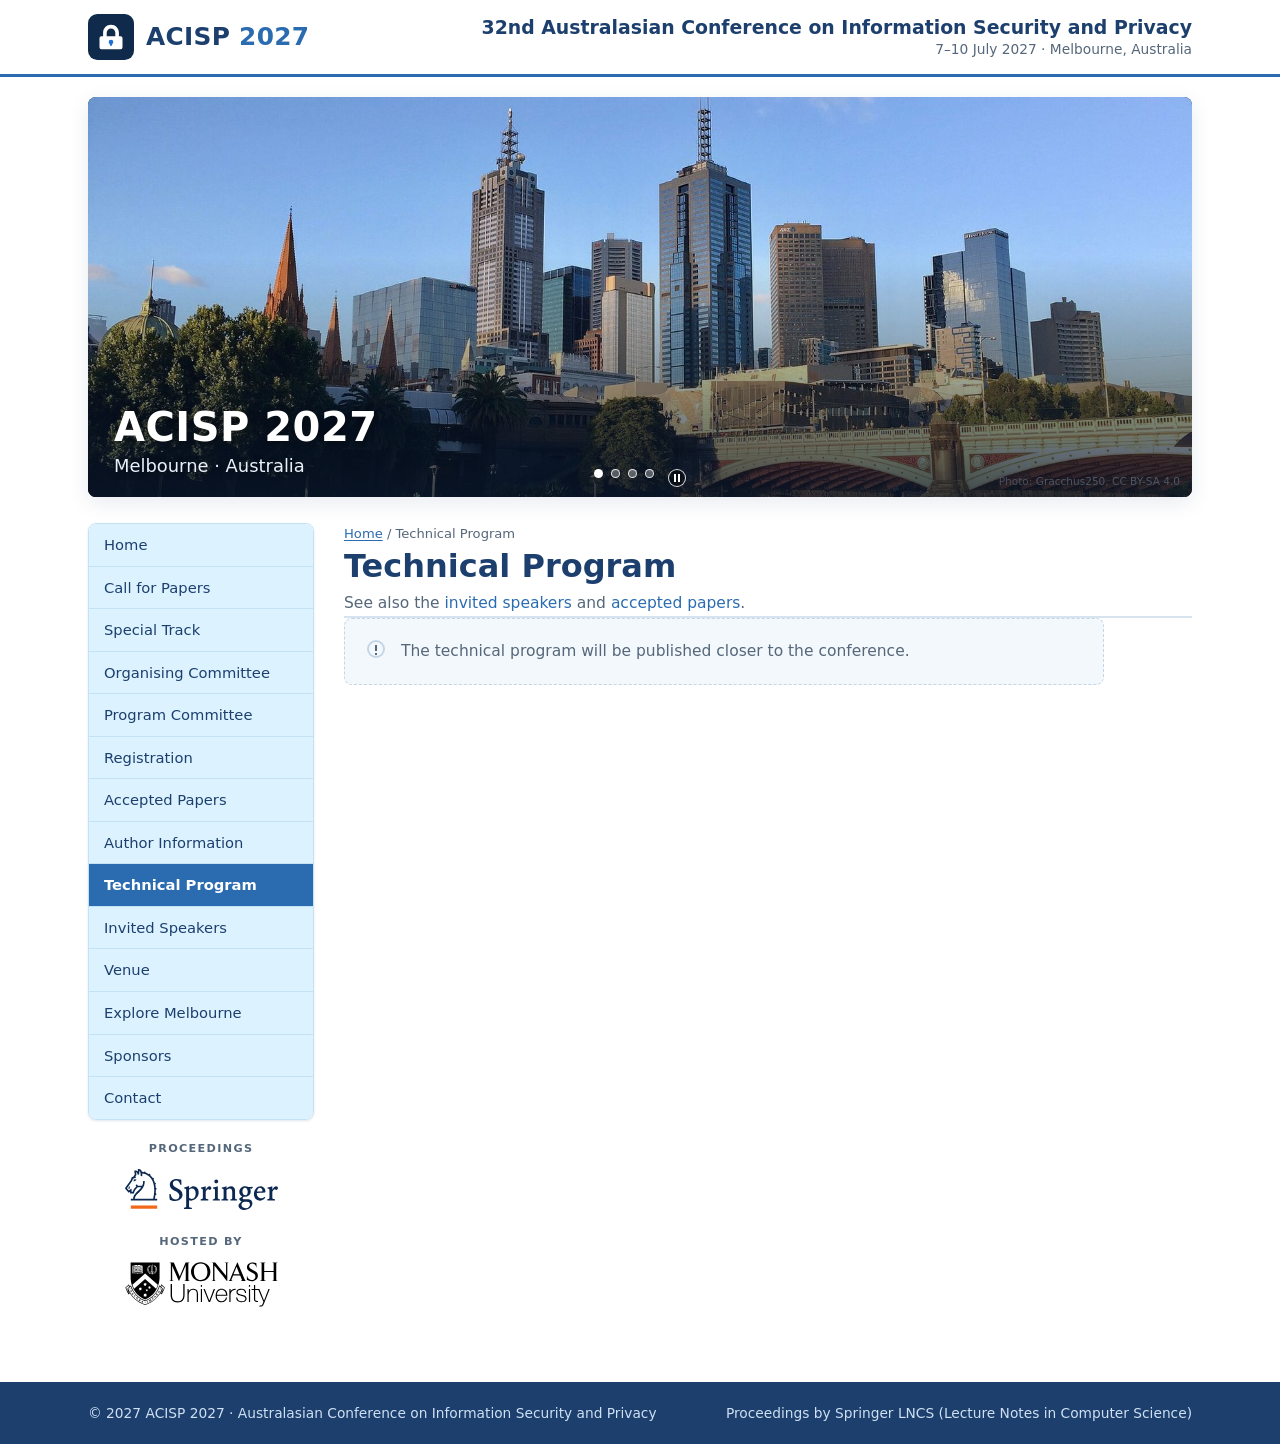
<file: program.html>
<!DOCTYPE html>
<html lang="en">
  <head>
    <meta charset="utf-8" />
    <meta name="viewport" content="width=device-width, initial-scale=1" />
    <title>Technical Program — ACISP 2027</title>
    <meta name="description" content="Technical program for ACISP 2027, the 32nd Australasian Conference on Information Security and Privacy, Melbourne." />
    <link rel="canonical" href="https://acisp.org/program.html" />
    <meta property="og:type" content="website" />
    <meta property="og:title" content="Technical Program — ACISP 2027" />
    <meta property="og:description" content="Technical program for ACISP 2027, the 32nd Australasian Conference on Information Security and Privacy, Melbourne." />
    <meta property="og:url" content="https://acisp.org/program.html" />
    <link rel="icon" type="image/svg+xml" href="img/favicon.svg" />
    <link rel="stylesheet" href="css/styles.css" />
    <link rel="preload" as="image" href="img/banner-city.jpg" fetchpriority="high" />
    <script src="js/site.js" defer></script>
  </head>
  <body>
    <noscript><div class="noscript-banner">This site uses JavaScript to load conference details. Please enable JavaScript for the full experience.</div></noscript>
    <main id="main">
      <section class="pagehead">
        <div class="container pagehead__inner">
          <p class="breadcrumb"><a href="index.html">Home</a> / Technical Program</p>
          <h1>Technical Program</h1>
          <p>See also the <a href="speakers.html">invited speakers</a> and <a href="accepted.html">accepted papers</a>.</p>
        </div>
      </section>
      <section class="section">
        <div class="container">
          <div data-render="program"></div>
        </div>
      </section>
    </main>
  </body>
</html>
</file>
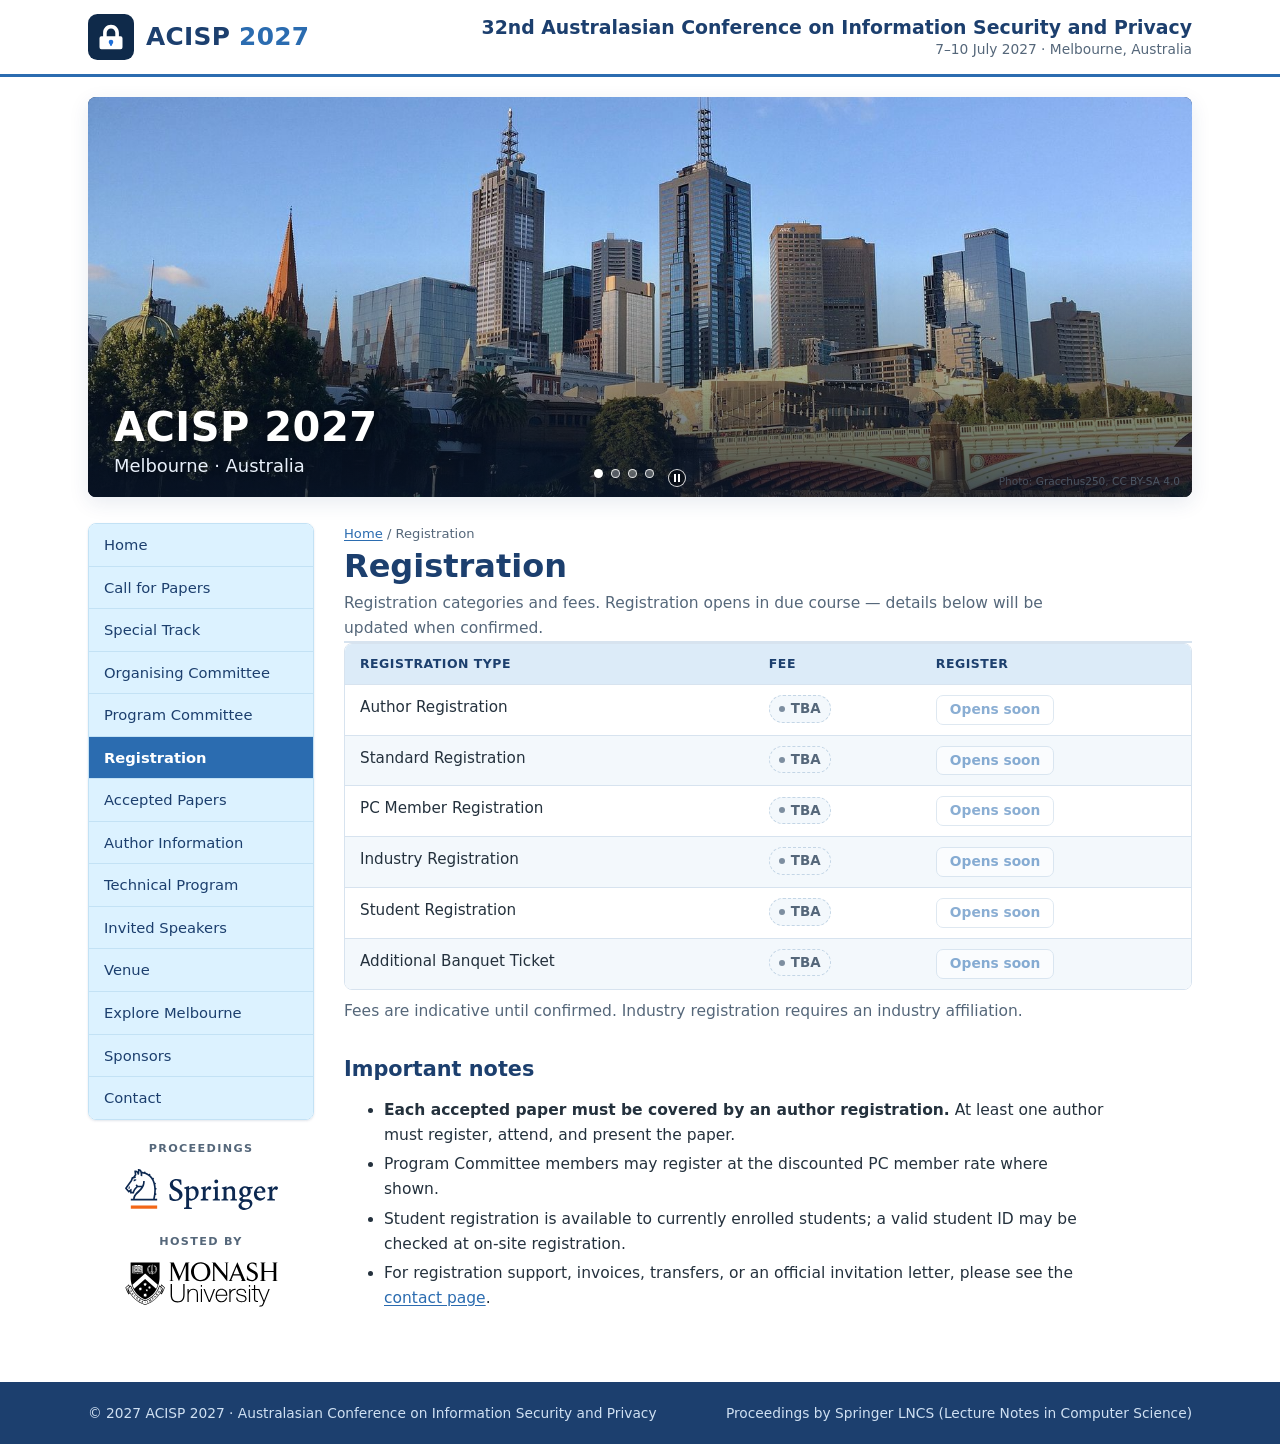
<file: registration.html>
<!DOCTYPE html>
<html lang="en">
  <head>
    <meta charset="utf-8" />
    <meta name="viewport" content="width=device-width, initial-scale=1" />
    <title>Registration — ACISP 2027</title>
    <meta name="description" content="Registration categories and fees for ACISP 2027, the 32nd Australasian Conference on Information Security and Privacy, Melbourne." />
    <link rel="canonical" href="https://acisp.org/registration.html" />
    <meta property="og:type" content="website" />
    <meta property="og:title" content="Registration — ACISP 2027" />
    <meta property="og:description" content="Registration categories and fees for ACISP 2027, the 32nd Australasian Conference on Information Security and Privacy, Melbourne." />
    <meta property="og:url" content="https://acisp.org/registration.html" />
    <link rel="icon" type="image/svg+xml" href="img/favicon.svg" />
    <link rel="stylesheet" href="css/styles.css" />
    <link rel="preload" as="image" href="img/banner-city.jpg" fetchpriority="high" />
    <script src="js/site.js" defer></script>
  </head>
  <body>
    <noscript><div class="noscript-banner">This site uses JavaScript to load conference details. Please enable JavaScript for the full experience.</div></noscript>
    <main id="main">
      <section class="pagehead">
        <div class="container pagehead__inner">
          <p class="breadcrumb"><a href="index.html">Home</a> / Registration</p>
          <h1>Registration</h1>
          <p>Registration categories and fees. Registration opens in due course — details below will be updated when confirmed.</p>
        </div>
      </section>
      <section class="section">
        <div class="container">
          <div data-render="registration"></div>
          <p class="muted" style="margin-top: .6rem;">Fees are indicative until confirmed. Industry registration requires an industry affiliation.</p>

          <h2 style="margin-top: 2rem;">Important notes</h2>
          <ul class="prose">
            <li><strong>Each accepted paper must be covered by an author registration.</strong> At least one author must register, attend, and present the paper.</li>
            <li>Program Committee members may register at the discounted PC member rate where shown.</li>
            <li>Student registration is available to currently enrolled students; a valid student ID may be checked at on-site registration.</li>
            <li>For registration support, invoices, transfers, or an official invitation letter, please see the <a href="contact.html">contact page</a>.</li>
          </ul>
        </div>
      </section>
    </main>
  </body>
</html>
</file>
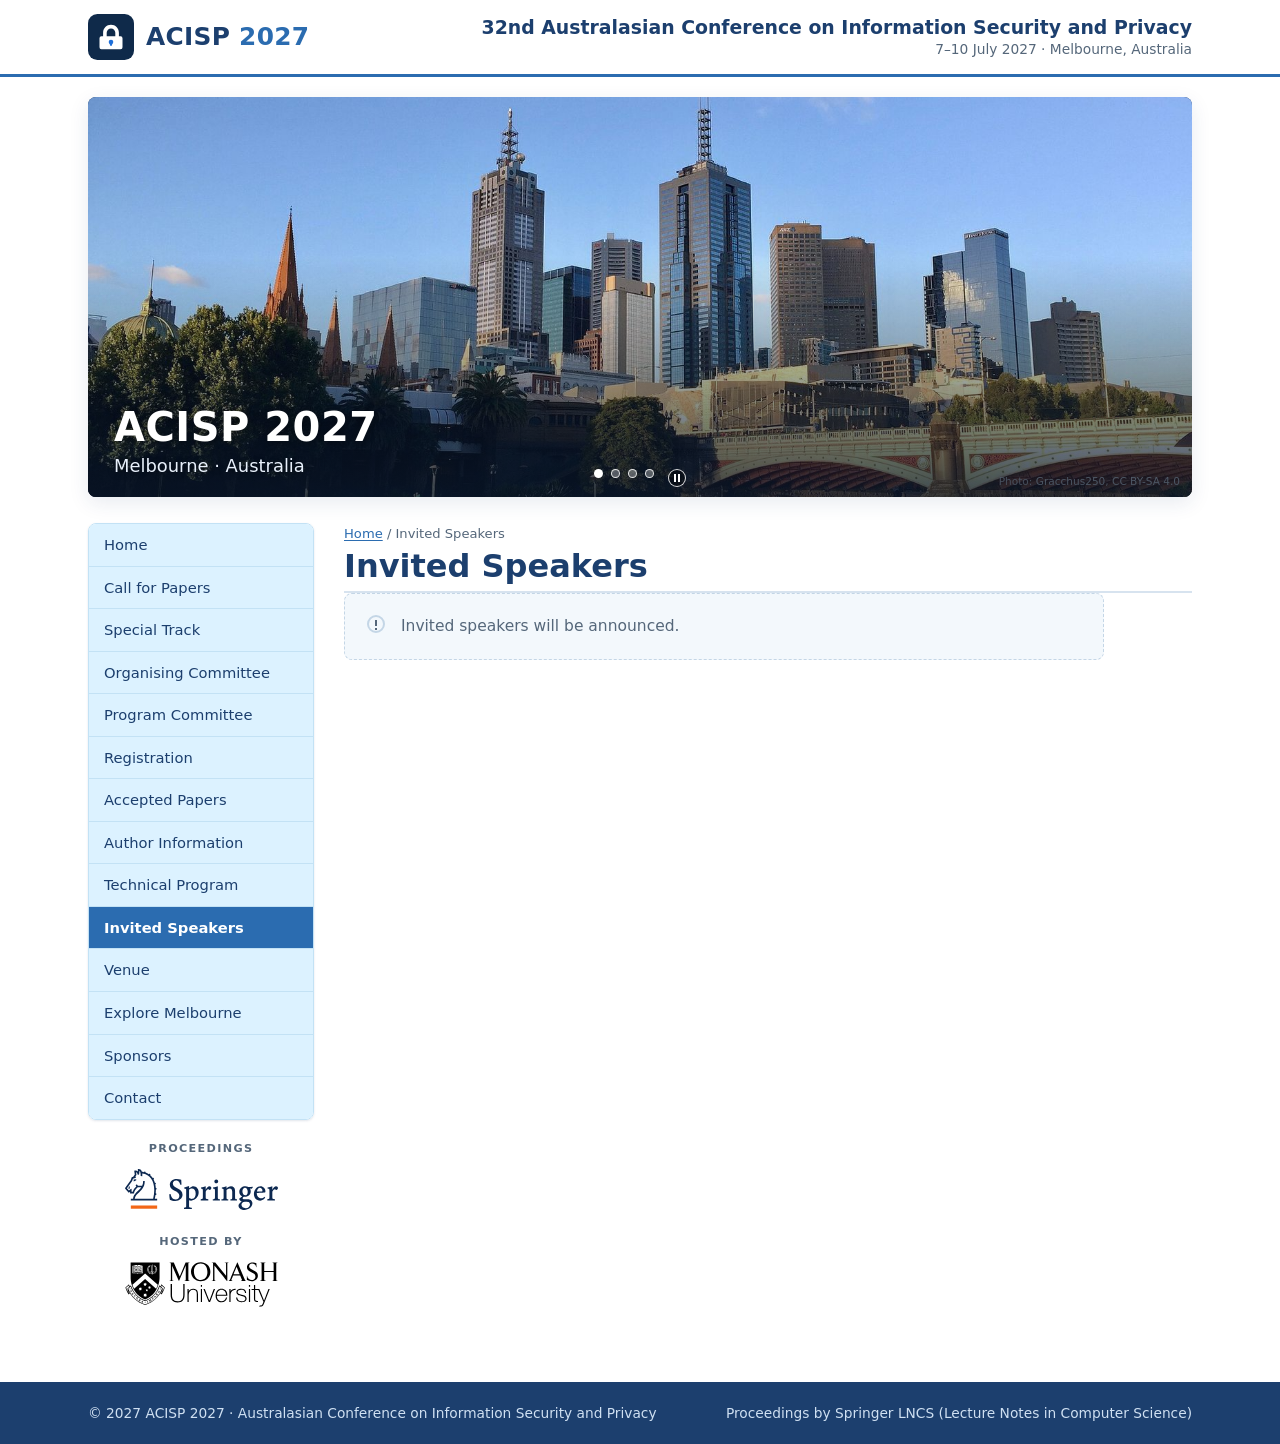
<file: speakers.html>
<!DOCTYPE html>
<html lang="en">
  <head>
    <meta charset="utf-8" />
    <meta name="viewport" content="width=device-width, initial-scale=1" />
    <title>Invited Speakers — ACISP 2027</title>
    <meta name="description" content="Keynote and invited speakers for ACISP 2027, the 32nd Australasian Conference on Information Security and Privacy, Melbourne." />
    <link rel="canonical" href="https://acisp.org/speakers.html" />
    <meta property="og:type" content="website" />
    <meta property="og:title" content="Invited Speakers — ACISP 2027" />
    <meta property="og:description" content="Keynote and invited speakers for ACISP 2027, the 32nd Australasian Conference on Information Security and Privacy, Melbourne." />
    <meta property="og:url" content="https://acisp.org/speakers.html" />
    <link rel="icon" type="image/svg+xml" href="img/favicon.svg" />
    <link rel="stylesheet" href="css/styles.css" />
    <link rel="preload" as="image" href="img/banner-city.jpg" fetchpriority="high" />
    <script src="js/site.js" defer></script>
  </head>
  <body>
    <noscript><div class="noscript-banner">This site uses JavaScript to load conference details. Please enable JavaScript for the full experience.</div></noscript>
    <main id="main">
      <section class="pagehead">
        <div class="container pagehead__inner">
          <p class="breadcrumb"><a href="index.html">Home</a> / Invited Speakers</p>
          <h1>Invited Speakers</h1>
        </div>
      </section>
      <section class="section">
        <div class="container">
          <div data-render="speakers"></div>
        </div>
      </section>
    </main>
  </body>
</html>
</file>
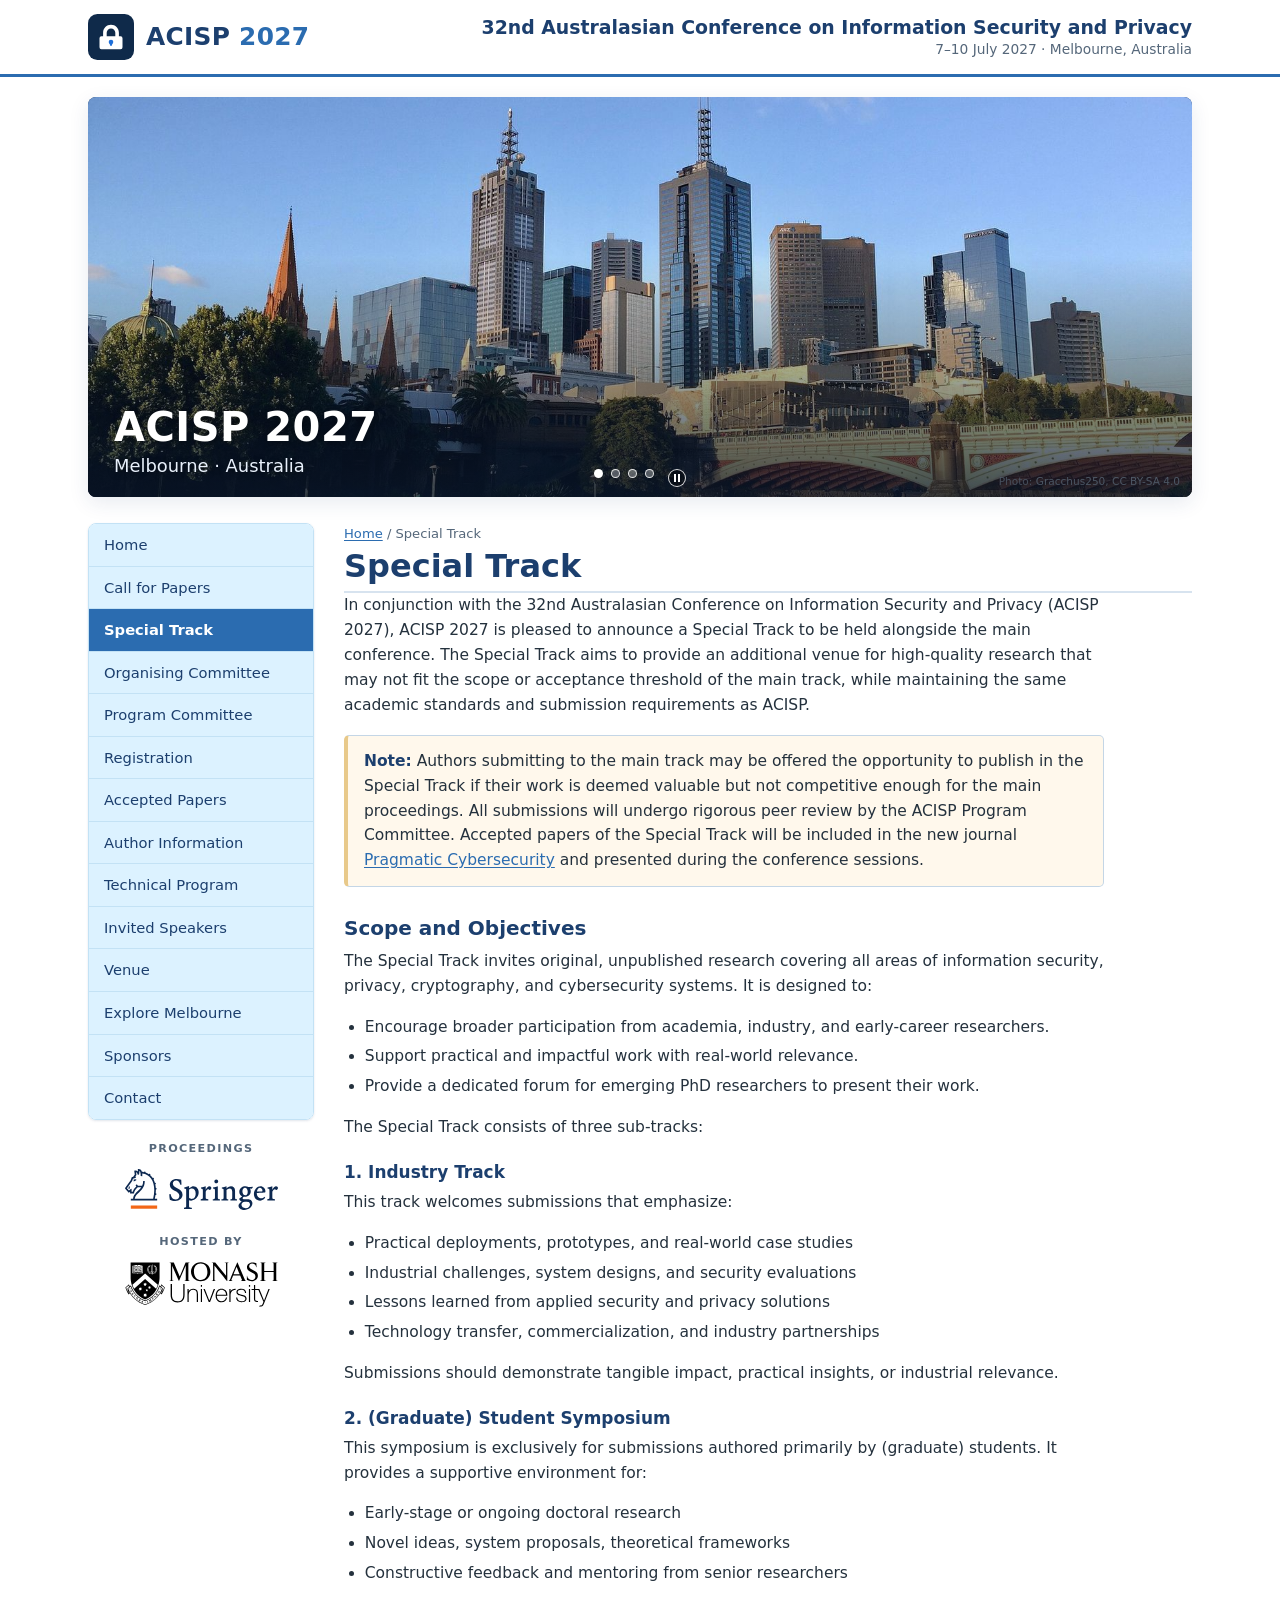
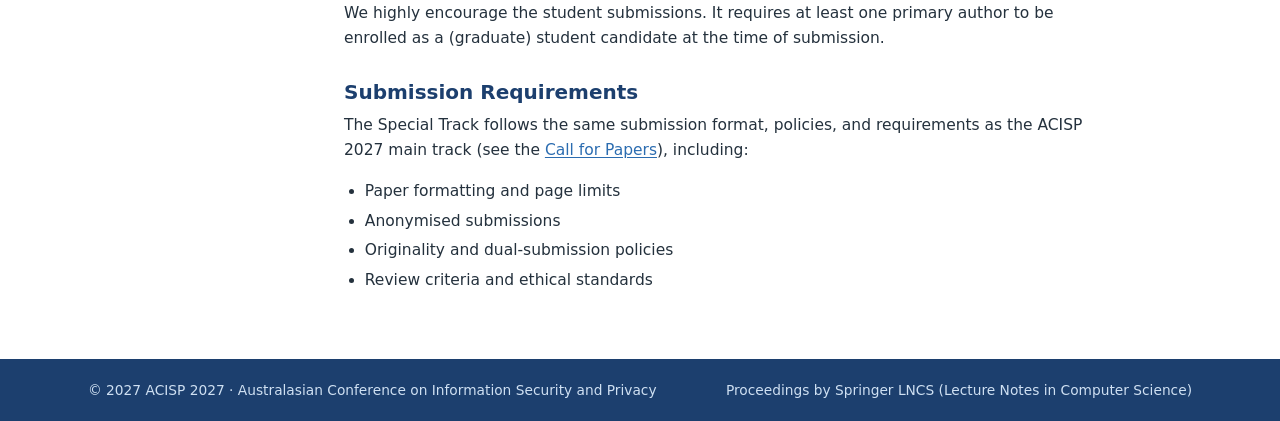
<file: special-track.html>
<!DOCTYPE html>
<html lang="en">
  <head>
    <meta charset="utf-8" />
    <meta name="viewport" content="width=device-width, initial-scale=1" />
    <title>Special Track — ACISP 2027</title>
    <meta name="description" content="The ACISP 2027 Special Track: an Industry Track and a (Graduate) Student Symposium held alongside the 32nd Australasian Conference on Information Security and Privacy, Melbourne." />
    <link rel="canonical" href="https://acisp.org/special-track.html" />
    <meta property="og:type" content="website" />
    <meta property="og:title" content="Special Track — ACISP 2027" />
    <meta property="og:description" content="Industry Track and (Graduate) Student Symposium at ACISP 2027, Melbourne." />
    <meta property="og:url" content="https://acisp.org/special-track.html" />
    <link rel="icon" type="image/svg+xml" href="img/favicon.svg" />
    <link rel="stylesheet" href="css/styles.css" />
    <link rel="preload" as="image" href="img/banner-city.jpg" fetchpriority="high" />
    <script src="js/site.js" defer></script>
  </head>
  <body>
    <noscript><div class="noscript-banner">This site uses JavaScript to load conference details. Please enable JavaScript for the full experience.</div></noscript>
    <main id="main">
      <section class="pagehead">
        <div class="container pagehead__inner">
          <p class="breadcrumb"><a href="index.html">Home</a> / Special Track</p>
          <h1>Special Track</h1>
        </div>
      </section>

      <section class="section">
        <div class="container prose">
          <p>
            In conjunction with the 32nd Australasian Conference on Information Security and Privacy
            (ACISP 2027), ACISP 2027 is pleased to announce a Special Track to be held alongside the
            main conference. The Special Track aims to provide an additional venue for high-quality
            research that may not fit the scope or acceptance threshold of the main track, while
            maintaining the same academic standards and submission requirements as ACISP.
          </p>

          <div class="callout callout--note">
            <p><span class="callout__label">Note:</span> Authors submitting to the main track may be
              offered the opportunity to publish in the Special Track if their work is deemed valuable
              but not competitive enough for the main proceedings. All submissions will undergo
              rigorous peer review by the ACISP Program Committee. Accepted papers of the Special
              Track will be included in the new journal
              <a href="https://www.sciltp.com/journals/pc" target="_blank" rel="noopener">Pragmatic Cybersecurity</a>
              and presented during the conference sessions.</p>
          </div>

          <h2>Scope and Objectives</h2>
          <p>
            The Special Track invites original, unpublished research covering all areas of
            information security, privacy, cryptography, and cybersecurity systems. It is designed to:
          </p>
          <ul>
            <li>Encourage broader participation from academia, industry, and early-career researchers.</li>
            <li>Support practical and impactful work with real-world relevance.</li>
            <li>Provide a dedicated forum for emerging PhD researchers to present their work.</li>
          </ul>

          <p>The Special Track consists of three sub-tracks:</p>

          <h3>1. Industry Track</h3>
          <p>This track welcomes submissions that emphasize:</p>
          <ul>
            <li>Practical deployments, prototypes, and real-world case studies</li>
            <li>Industrial challenges, system designs, and security evaluations</li>
            <li>Lessons learned from applied security and privacy solutions</li>
            <li>Technology transfer, commercialization, and industry partnerships</li>
          </ul>
          <p>
            Submissions should demonstrate tangible impact, practical insights, or industrial relevance.
          </p>

          <h3>2. (Graduate) Student Symposium</h3>
          <p>
            This symposium is exclusively for submissions authored primarily by (graduate) students.
            It provides a supportive environment for:
          </p>
          <ul>
            <li>Early-stage or ongoing doctoral research</li>
            <li>Novel ideas, system proposals, theoretical frameworks</li>
            <li>Constructive feedback and mentoring from senior researchers</li>
          </ul>
          <p>
            We highly encourage the student submissions. It requires at least one primary author to
            be enrolled as a (graduate) student candidate at the time of submission.
          </p>

          <h2>Submission Requirements</h2>
          <p>
            The Special Track follows the same submission format, policies, and requirements as the
            ACISP 2027 main track (see the <a href="cfp.html">Call for Papers</a>), including:
          </p>
          <ul>
            <li>Paper formatting and page limits</li>
            <li>Anonymised submissions</li>
            <li>Originality and dual-submission policies</li>
            <li>Review criteria and ethical standards</li>
          </ul>
        </div>
      </section>
    </main>
  </body>
</html>
</file>
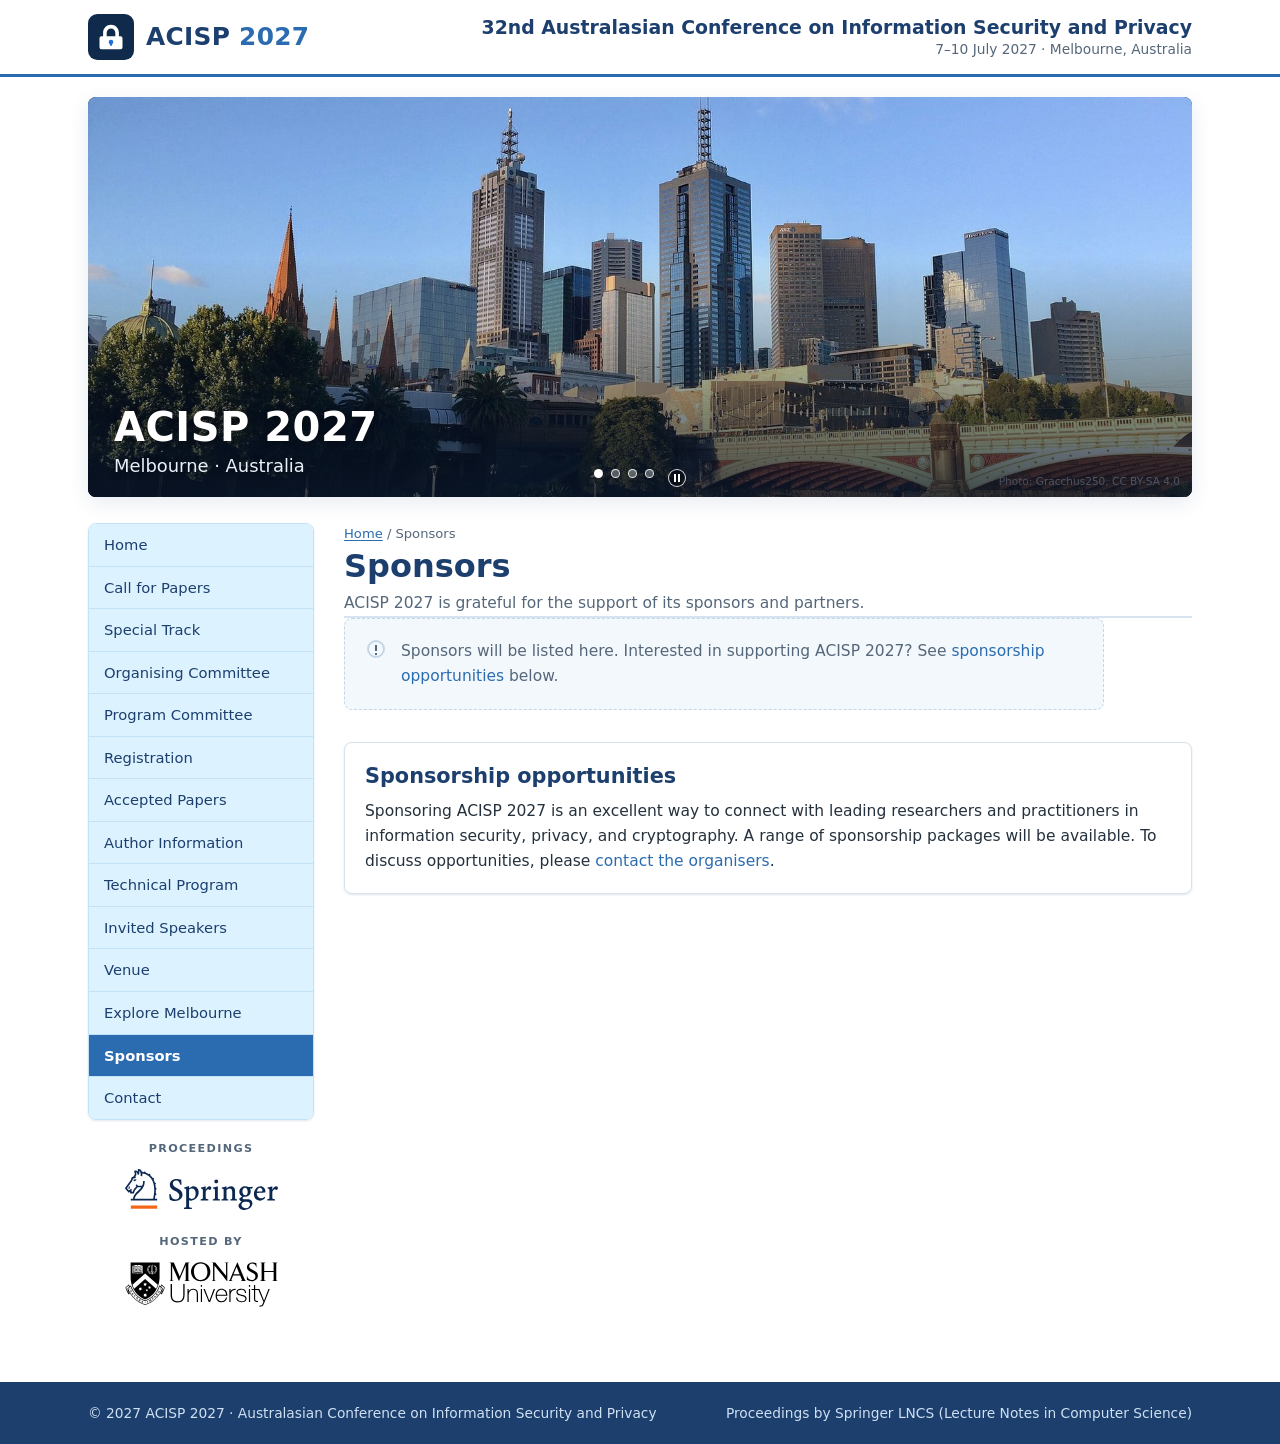
<file: sponsors.html>
<!DOCTYPE html>
<html lang="en">
  <head>
    <meta charset="utf-8" />
    <meta name="viewport" content="width=device-width, initial-scale=1" />
    <title>Sponsors — ACISP 2027</title>
    <meta name="description" content="Sponsors and sponsorship opportunities for ACISP 2027, the 32nd Australasian Conference on Information Security and Privacy, Melbourne." />
    <link rel="canonical" href="https://acisp.org/sponsors.html" />
    <meta property="og:type" content="website" />
    <meta property="og:title" content="Sponsors — ACISP 2027" />
    <meta property="og:description" content="Sponsors and sponsorship opportunities for ACISP 2027, the 32nd Australasian Conference on Information Security and Privacy, Melbourne." />
    <meta property="og:url" content="https://acisp.org/sponsors.html" />
    <link rel="icon" type="image/svg+xml" href="img/favicon.svg" />
    <link rel="stylesheet" href="css/styles.css" />
    <link rel="preload" as="image" href="img/banner-city.jpg" fetchpriority="high" />
    <script src="js/site.js" defer></script>
  </head>
  <body>
    <noscript><div class="noscript-banner">This site uses JavaScript to load conference details. Please enable JavaScript for the full experience.</div></noscript>
    <main id="main">
      <section class="pagehead">
        <div class="container pagehead__inner">
          <p class="breadcrumb"><a href="index.html">Home</a> / Sponsors</p>
          <h1>Sponsors</h1>
          <p>ACISP 2027 is grateful for the support of its sponsors and partners.</p>
        </div>
      </section>
      <section class="section">
        <div class="container">
          <div data-render="sponsors"></div>

          <div class="card" id="sponsorship" style="margin-top: 2rem;">
            <h2 style="margin-top: 0;">Sponsorship opportunities</h2>
            <p class="mb-0">
              Sponsoring ACISP 2027 is an excellent way to connect with leading researchers and
              practitioners in information security, privacy, and cryptography. A range of
              sponsorship packages will be available. To discuss opportunities, please
              <a href="contact.html">contact the organisers</a>.
            </p>
          </div>
        </div>
      </section>
    </main>
  </body>
</html>
</file>
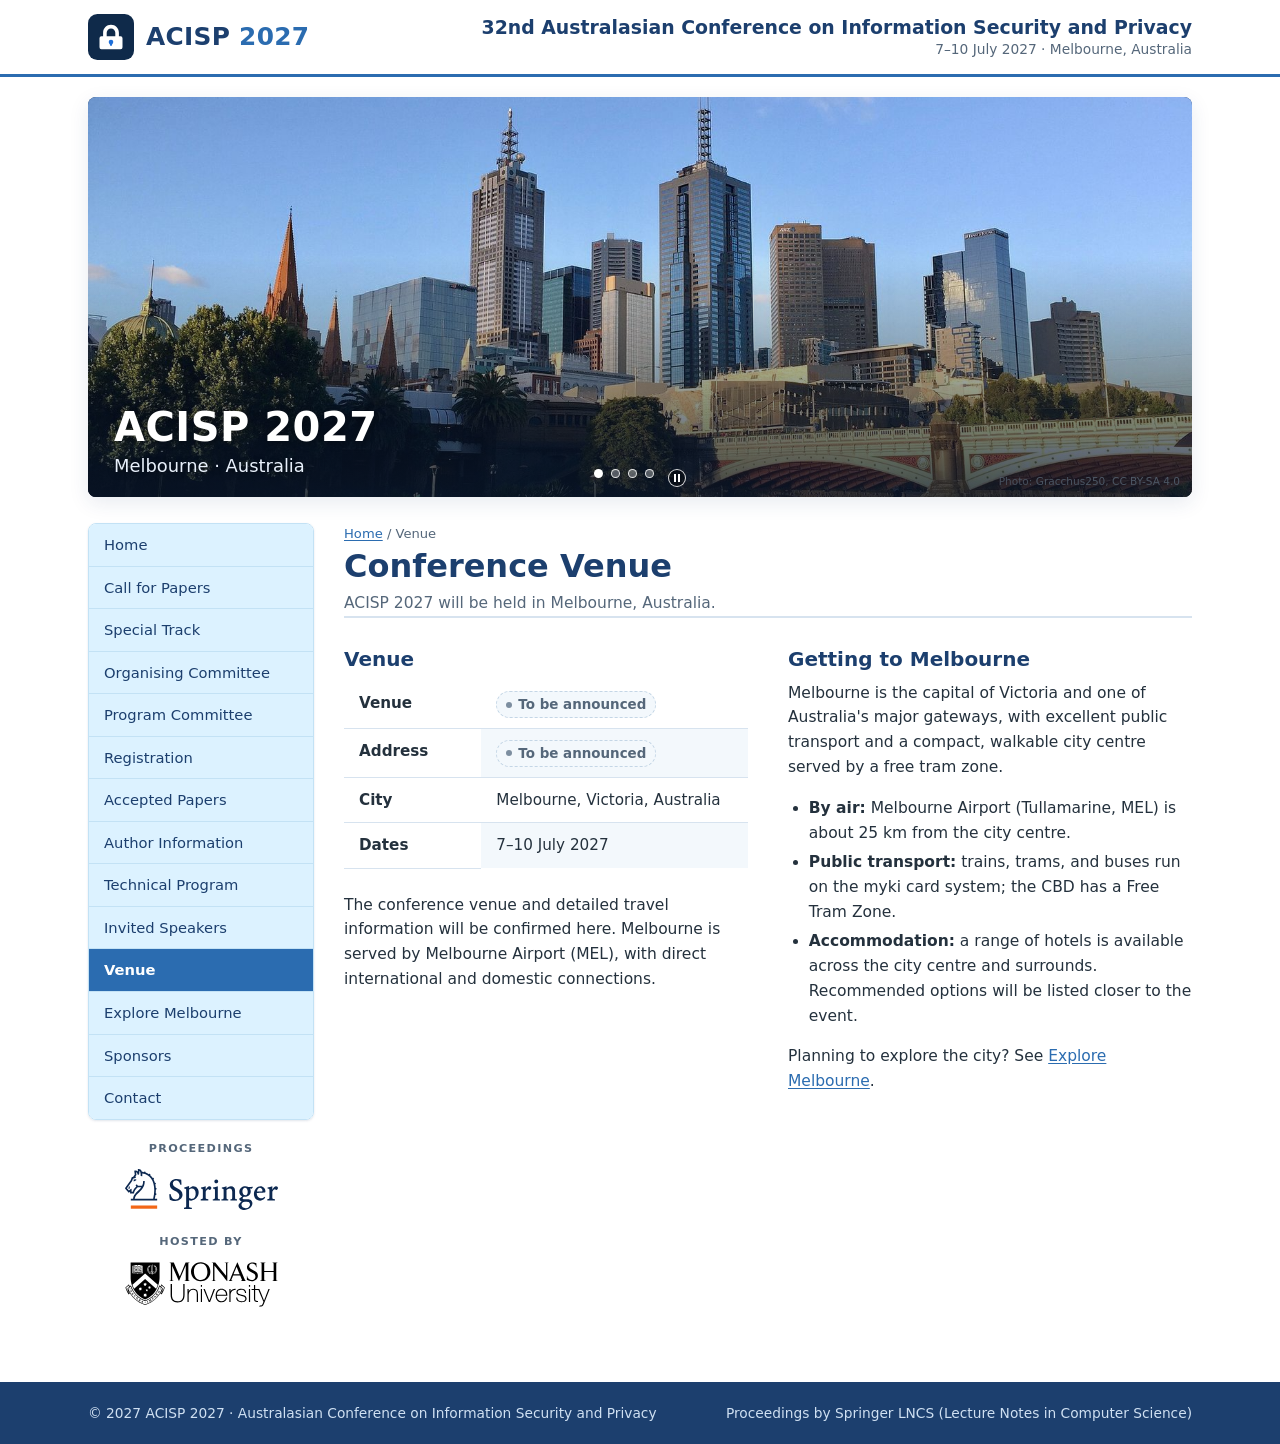
<file: venue.html>
<!DOCTYPE html>
<html lang="en">
  <head>
    <meta charset="utf-8" />
    <meta name="viewport" content="width=device-width, initial-scale=1" />
    <title>Venue — ACISP 2027</title>
    <meta name="description" content="Conference venue and travel information for ACISP 2027 in Melbourne, Australia." />
    <link rel="canonical" href="https://acisp.org/venue.html" />
    <meta property="og:type" content="website" />
    <meta property="og:title" content="Venue — ACISP 2027" />
    <meta property="og:description" content="Conference venue and travel information for ACISP 2027 in Melbourne, Australia." />
    <meta property="og:url" content="https://acisp.org/venue.html" />
    <link rel="icon" type="image/svg+xml" href="img/favicon.svg" />
    <link rel="stylesheet" href="css/styles.css" />
    <link rel="preload" as="image" href="img/banner-city.jpg" fetchpriority="high" />
    <script src="js/site.js" defer></script>
  </head>
  <body>
    <noscript><div class="noscript-banner">This site uses JavaScript to load conference details. Please enable JavaScript for the full experience.</div></noscript>
    <main id="main">
      <section class="pagehead">
        <div class="container pagehead__inner">
          <p class="breadcrumb"><a href="index.html">Home</a> / Venue</p>
          <h1>Conference Venue</h1>
          <p>ACISP 2027 will be held in <span data-config="city">Melbourne</span>, <span data-config="country">Australia</span>.</p>
        </div>
      </section>
      <section class="section">
        <div class="container">
          <div class="grid grid--2" style="gap: 40px; align-items: start;">
            <div class="prose">
              <h2>Venue</h2>
              <table class="data" style="margin-bottom: 1.5rem;">
                <tbody>
                  <tr><th style="width: 34%;">Venue</th><td><span data-config="venue">To be announced</span></td></tr>
                  <tr><th>Address</th><td><span data-config="venue_address">To be announced</span></td></tr>
                  <tr><th>City</th><td><span data-config="city">Melbourne</span>, <span data-config="state">Victoria</span>, <span data-config="country">Australia</span></td></tr>
                  <tr><th>Dates</th><td><span data-config="dates">To be announced</span></td></tr>
                </tbody>
              </table>
              <p>The conference venue and detailed travel information will be confirmed here. Melbourne is served by Melbourne Airport (MEL), with direct international and domestic connections.</p>
            </div>
            <div class="prose">
              <h2>Getting to Melbourne</h2>
              <p>Melbourne is the capital of Victoria and one of Australia's major gateways, with excellent public transport and a compact, walkable city centre served by a free tram zone.</p>
              <ul>
                <li><strong>By air:</strong> Melbourne Airport (Tullamarine, MEL) is about 25 km from the city centre.</li>
                <li><strong>Public transport:</strong> trains, trams, and buses run on the myki card system; the CBD has a Free Tram Zone.</li>
                <li><strong>Accommodation:</strong> a range of hotels is available across the city centre and surrounds. Recommended options will be listed closer to the event.</li>
              </ul>
              <p>Planning to explore the city? See <a href="explore-melbourne.html">Explore Melbourne</a>.</p>
            </div>
          </div>
        </div>
      </section>
    </main>
  </body>
</html>
</file>
<file: css/styles.css>
/* =============================================================
   ACISP 2027 — Design System (v2)
   Familiar ACISP layout: top title bar · left menu · content column
   Refined "ACISP blue" palette.
   ============================================================= */

/* ---------- Design tokens ---------- */
:root {
  --navy:        #1c3f6e;   /* headings, conference title */
  --navy-800:    #163258;
  --accent:      #2b6cb0;   /* links, active menu, actions */
  --accent-600:  #235a94;   /* hover */
  --accent-050:  #eef5fc;   /* tint */

  --menu:        #dcf2ff;   /* menu item background */
  --menu-hover:  #e9f7ff;
  --menu-line:   #c3e2f5;

  --ink:         #24313d;   /* body text */
  --muted:       #55677a;   /* secondary text (AA on white) */
  --faint:       #7d8ea0;
  --line:        #d7e3ef;
  --line-2:      #c4d6e6;
  --bg:          #ffffff;
  --bg-soft:     #f3f8fc;
  --table-head:  #dcebf8;

  --warn-bg:     #fff8ec;
  --warn-line:   #e8c98a;

  --sans: system-ui, -apple-system, "Segoe UI", Roboto, "Helvetica Neue", Arial, sans-serif;

  --maxw: 1160px;
  --readw: 760px;
  --sidebar-w: 226px;
  --radius: 8px;
  --radius-sm: 5px;
  --gutter: clamp(14px, 3.5vw, 28px);
  --shadow-sm: 0 1px 2px rgba(28, 63, 110, .06), 0 1px 3px rgba(28, 63, 110, .08);
  --shadow-md: 0 6px 20px rgba(28, 63, 110, .10);
}

/* ---------- Reset ---------- */
*, *::before, *::after { box-sizing: border-box; }
html { -webkit-text-size-adjust: 100%; scroll-behavior: smooth; }
body {
  margin: 0;
  font-family: var(--sans);
  font-size: 15.5px;
  line-height: 1.6;
  color: var(--ink);
  background: var(--bg);
  -webkit-font-smoothing: antialiased;
  text-rendering: optimizeLegibility;
}
img { max-width: 100%; height: auto; }
a { color: var(--accent); text-decoration: none; }
a:hover { color: var(--accent-600); text-decoration: underline; }
h1, h2, h3, h4 { color: var(--navy); line-height: 1.28; font-weight: 700; }
h1 { font-size: clamp(1.5rem, 3vw, 2rem); margin: 0 0 .5rem; }
h2 { font-size: 1.3rem; margin: 1.6rem 0 .6rem; }
h3 { font-size: 1.08rem; margin: 1.3rem 0 .45rem; }
p { margin: 0 0 1rem; }
hr { border: 0; border-top: 1px solid var(--line); margin: 1.6rem 0; }
:focus-visible { outline: 3px solid var(--accent); outline-offset: 2px; border-radius: 3px; }

.skip-link { position: absolute; left: -999px; top: 0; z-index: 200; background: var(--navy); color: #fff; padding: 10px 16px; border-radius: 0 0 8px 0; }
.skip-link:focus { left: 0; }

/* ---------- Top title bar ---------- */
.topbar { background: #fff; border-bottom: 3px solid var(--accent); }
.topbar__inner {
  max-width: var(--maxw); margin-inline: auto; padding: 14px var(--gutter);
  display: flex; align-items: center; justify-content: space-between; gap: 18px;
}
.brandbar { display: flex; align-items: center; gap: 12px; text-decoration: none; }
.brandbar:hover { text-decoration: none; }
.brandbar img { height: 46px; width: auto; display: block; }
.brandbar__acronym { font-size: 1.55rem; font-weight: 800; color: var(--navy); letter-spacing: .3px; line-height: 1; }
.brandbar__acronym span { color: var(--accent); }
.conf-title { text-align: right; color: var(--navy); line-height: 1.25; }
.conf-title__name { font-size: clamp(.98rem, 1.6vw, 1.18rem); font-weight: 700; }
.conf-title__meta { font-size: .86rem; color: var(--muted); font-weight: 500; margin-top: 2px; }
.topbar__toggle { display: none; background: transparent; border: 1px solid var(--line-2); color: var(--navy); border-radius: 7px; padding: 8px 10px; cursor: pointer; }

/* ---------- Content shell: sidebar + main ---------- */
.site-content {
  max-width: var(--maxw); margin-inline: auto; padding: 26px var(--gutter) 40px;
  display: flex; gap: 30px; align-items: flex-start;
}
main { flex: 1 1 auto; min-width: 0; }
/* Neutralise the full-bleed section/container pattern inside the column */
main .container { max-width: none; width: auto; margin: 0; padding: 0; }
main .section { padding: 0; margin: 0 0 1.6rem; }
main .section:last-child { margin-bottom: 0; }
main .prose { max-width: var(--readw); }

/* ---------- Sidebar ---------- */
.sidebar { flex: 0 0 var(--sidebar-w); width: var(--sidebar-w); position: sticky; top: 18px; }
.menu { list-style: none; margin: 0 0 22px; padding: 0; border: 1px solid var(--menu-line); border-radius: var(--radius); overflow: hidden; box-shadow: var(--shadow-sm); }
.menu li + li { border-top: 1px solid var(--menu-line); }
.menu a { display: block; padding: 9px 15px; background: var(--menu); color: var(--navy); font-size: .92rem; font-weight: 500; text-decoration: none; }
.menu a:hover { background: var(--menu-hover); color: var(--accent-600); padding-left: 18px; text-decoration: none; transition: padding .12s; }
.menu a[aria-current="page"] { background: var(--accent); color: #fff; font-weight: 600; }
.menu a[aria-current="page"]:hover { color: #fff; padding-left: 15px; }
.sidebar__partners { text-align: center; padding: 0 6px; }
.sidebar__partners h4 { font-size: .7rem; letter-spacing: .12em; text-transform: uppercase; color: var(--muted); margin: 0 0 12px; font-weight: 700; }
.sidebar__partners a { display: block; margin: 0 auto 16px; }
.sidebar__partners img { max-width: 155px; max-height: 66px; width: auto; margin: 0 auto; }
.sidebar__partners .tba { margin-top: 4px; }

/* ---------- Site banner slideshow (Melbourne photos, every page) ---------- */
.site-banner-wrap { max-width: var(--maxw); margin-inline: auto; padding: 20px var(--gutter) 0; }
.site-banner { position: relative; height: clamp(220px, 32vw, 400px); border-radius: var(--radius); overflow: hidden; box-shadow: var(--shadow-md); background: var(--navy-800); }
.site-banner__slide { position: absolute; inset: 0; opacity: 0; transition: opacity .9s ease; }
.site-banner__slide.is-active { opacity: 1; }
.site-banner__slide img { display: block; width: 100%; height: 100%; object-fit: cover; object-position: center 20%; }
.site-banner__overlay { position: absolute; inset: 0; display: flex; flex-direction: column; justify-content: flex-end; padding: 20px 26px 16px; background: linear-gradient(180deg, rgba(9, 23, 42, 0) 40%, rgba(9, 23, 42, .78) 100%); pointer-events: none; }
.site-banner__dots { position: absolute; left: 50%; transform: translateX(-50%); bottom: 10px; display: flex; gap: 8px; z-index: 2; }
.site-banner__dot { width: 9px; height: 9px; border-radius: 50%; border: 1px solid rgba(255, 255, 255, .85); background: rgba(255, 255, 255, .3); padding: 0; cursor: pointer; }
.site-banner__dot:hover { background: rgba(255, 255, 255, .65); }
.site-banner__dot.is-active { background: #fff; }
/* Pause/play control — WCAG 2.2.2 requires a way to stop the rotation. */
.site-banner__pause { width: 18px; height: 18px; margin-left: 6px; padding: 0; border-radius: 50%; border: 1px solid rgba(255, 255, 255, .85); background: rgba(0, 0, 0, .35); cursor: pointer; position: relative; }
.site-banner__pause:hover { background: rgba(0, 0, 0, .55); }
.site-banner__pause::before, .site-banner__pause::after { content: ""; position: absolute; top: 4px; width: 2px; height: 8px; background: #fff; }
.site-banner__pause::before { left: 5px; }
.site-banner__pause::after { right: 5px; }
/* paused → show a single play triangle instead of the two bars */
.site-banner.is-paused .site-banner__pause::before { left: 5px; top: 3px; width: 0; height: 0; background: none; border-left: 7px solid #fff; border-top: 5px solid transparent; border-bottom: 5px solid transparent; }
.site-banner.is-paused .site-banner__pause::after { display: none; }
@media (max-width: 520px) {
  /* keep the credit clear of the dot controls in the bottom band */
  .site-banner__credit { top: 8px; bottom: auto; }
}
@media (prefers-reduced-motion: reduce) { .site-banner__slide { transition: none; } }
.site-banner__title { margin: 0; color: #fff; font-size: clamp(1.7rem, 3.6vw, 2.5rem); font-weight: 800; letter-spacing: .5px; line-height: 1.1; text-shadow: 0 1px 8px rgba(0, 0, 0, .45); }
.site-banner__sub { margin: 3px 0 0; color: #e8f0fb; font-size: clamp(.92rem, 1.7vw, 1.12rem); font-weight: 500; text-shadow: 0 1px 6px rgba(0, 0, 0, .5); }
.site-banner__credit { position: absolute; right: 12px; bottom: 7px; font-size: .66rem; color: rgba(255, 255, 255, .88); text-shadow: 0 1px 6px rgba(0, 0, 0, .75); }
.site-banner__credit a { color: #fff; }

/* ---------- Page heading (interior + home) ---------- */
.pagehead { background: none; border: 0; }
.pagehead__inner { padding: 0; border-bottom: 2px solid var(--line); margin-bottom: 1.3rem; padding-bottom: .8rem; }
.pagehead h1 { margin: .1rem 0 .3rem; }
.pagehead p { color: var(--muted); max-width: var(--readw); margin: 0; }
.breadcrumb { font-size: .82rem; color: var(--muted); margin: 0 0 .3rem; }
.breadcrumb a { color: var(--accent); text-decoration: underline; text-underline-offset: 2px; }

/* ---------- Prose / content ---------- */
.section__head { max-width: var(--readw); margin-bottom: 1rem; }
.section__head h2 { font-size: 1.35rem; margin: 0 0 .3rem; }
.section__head p { color: var(--muted); margin: 0; }
.eyebrow { display: inline-block; font-size: .74rem; font-weight: 700; letter-spacing: .12em; text-transform: uppercase; color: var(--accent); margin-bottom: .4rem; }
.prose { max-width: var(--readw); }
.prose h2 { font-size: 1.25rem; margin: 1.8rem 0 .5rem; }
.prose h3 { font-size: 1.06rem; margin: 1.4rem 0 .4rem; }
.prose h4 { font-size: 1rem; margin: 1.3rem 0 .4rem; }
.prose ul, .prose ol { margin: 0 0 1rem; padding-left: 1.3rem; }
.prose li { margin: .3rem 0; }
.prose a { text-decoration: underline; text-underline-offset: 2px; }
.prose a.btn, .prose a.btn:hover { text-decoration: none; }
.lead { font-size: 1.08rem; color: var(--ink); }
.group-title { font-size: 1.2rem; color: var(--navy); margin: 1.6rem 0 .7rem; }
.group-title:first-child { margin-top: .1rem; }

/* ---------- Buttons ---------- */
.btn { display: inline-flex; align-items: center; gap: 8px; font-size: .94rem; font-weight: 600; line-height: 1; padding: 10px 18px; border-radius: 7px; border: 1px solid transparent; cursor: pointer; text-decoration: none; transition: background .15s, border-color .15s, color .15s; }
.btn:hover { text-decoration: none; }
.btn--primary { background: var(--accent); color: #fff; }
.btn--primary:hover { background: var(--accent-600); color: #fff; }
.btn--outline { background: #fff; color: var(--accent); border-color: var(--line-2); }
.btn--outline:hover { border-color: var(--accent); background: var(--accent-050); color: var(--accent-600); }
.btn--sm { padding: 7px 13px; font-size: .86rem; }
.btn.is-disabled, .btn[aria-disabled="true"] { opacity: .55; pointer-events: none; }

/* ---------- Cards / grids ---------- */
.card { background: #fff; border: 1px solid var(--line); border-radius: var(--radius); padding: 20px; box-shadow: var(--shadow-sm); }
.card h3 { margin-top: 0; }
.grid { display: grid; gap: 18px; }
.grid--2 { grid-template-columns: repeat(2, 1fr); }
.grid--3 { grid-template-columns: repeat(3, 1fr); }
.linkcard { display: flex; flex-direction: column; gap: 5px; background: #fff; border: 1px solid var(--line); border-left: 3px solid var(--accent); border-radius: var(--radius); padding: 16px 18px; box-shadow: var(--shadow-sm); transition: box-shadow .15s, transform .12s; }
.linkcard:hover { box-shadow: var(--shadow-md); transform: translateY(-2px); text-decoration: none; }
.linkcard h3 { font-size: 1.02rem; margin: 0; }
.linkcard p { color: var(--muted); font-size: .9rem; margin: 0; }
.linkcard .arrow { color: var(--accent); font-weight: 600; font-size: .88rem; margin-top: 4px; }

/* Quick facts (home) */
.facts { display: grid; grid-template-columns: repeat(3, 1fr); gap: 14px; margin: 0 0 .5rem; padding: 0; list-style: none; }
.facts li { background: var(--bg-soft); border: 1px solid var(--line); border-radius: var(--radius); padding: 14px 16px; }
.facts .k { font-size: .72rem; font-weight: 700; letter-spacing: .08em; text-transform: uppercase; color: var(--accent); margin: 0 0 3px; }
.facts .v { font-size: 1rem; font-weight: 600; color: var(--navy); margin: 0; }

/* Conference introduction video (home) */
.conference-video { max-width: var(--readw); margin: 1.15rem 0 1.35rem; }
.conference-video__player {
  display: block; width: 100%; aspect-ratio: 16 / 9;
  background: var(--navy-800); border: 1px solid var(--line-2);
  border-radius: var(--radius); box-shadow: var(--shadow-sm);
}
/* ---------- Tables ---------- */
.table-wrap { overflow-x: auto; border: 1px solid var(--line); border-radius: var(--radius); }
table.data { width: 100%; border-collapse: collapse; font-size: .95rem; background: #fff; }
table.data th, table.data td { text-align: left; padding: 10px 15px; border-bottom: 1px solid var(--line); vertical-align: top; }
table.data thead th { background: var(--table-head); color: var(--navy); font-size: .78rem; letter-spacing: .04em; text-transform: uppercase; }
table.data tbody tr:nth-child(even) td { background: var(--bg-soft); }
table.data tbody tr:last-child td { border-bottom: 0; }


table.data tr.subhead td, table.data tr.subhead th { background: var(--navy); color: #fff; font-weight: 700; text-transform: uppercase; letter-spacing: .04em; font-size: .78rem; text-align: left; }

/* ---------- Committee ---------- */
/* Role on the left, its members on the right — stays compact with the one
   or two people per role that an organising committee actually has. */
.committee { max-width: 720px; border-top: 1px solid var(--line); }
.committee-row { display: grid; grid-template-columns: 190px 1fr; gap: 8px 24px; padding: 14px 0; border-bottom: 1px solid var(--line); align-items: baseline; }
.committee-role { font-size: .95rem; color: var(--navy); margin: 0; font-weight: 700; }
.committee-people { list-style: none; margin: 0; padding: 0; }
.committee-people li { padding: 2px 0; }
.committee-people li + li { margin-top: 2px; }
.person__name { font-weight: 600; color: var(--ink); }
.person__aff { color: var(--muted); font-size: .9rem; }
.person__aff::before { content: " · "; color: var(--line-2); }
@media (max-width: 620px) {
  .committee-row { grid-template-columns: 1fr; gap: 4px; }
  .committee-role { color: var(--accent); font-size: .82rem; letter-spacing: .06em; text-transform: uppercase; }
}
.pc-list { columns: 2; column-gap: 36px; }
/* Hanging indent so a wrapped affiliation reads as part of its entry. */
.pc-list li { break-inside: avoid; padding-left: 1em; text-indent: -1em; }

/* ---------- Speakers ---------- */
.speaker { display: grid; grid-template-columns: 130px 1fr; gap: 22px; align-items: start; padding: 22px; border: 1px solid var(--line); border-radius: var(--radius); background: #fff; box-shadow: var(--shadow-sm); margin-bottom: 20px; }
.speaker__photo { width: 130px; height: 130px; border-radius: 10px; object-fit: cover; background: var(--bg-soft); border: 1px solid var(--line); }
.speaker__photo--ph { display: flex; align-items: center; justify-content: center; color: var(--faint); font-size: 1.8rem; font-weight: 700; }
.speaker h2 { margin: 0 0 2px; font-size: 1.2rem; }
.speaker__aff { color: var(--muted); margin: 0 0 8px; }
.speaker__title { font-weight: 600; color: var(--accent-600); margin: 0 0 4px; }
.speaker__sched { font-size: .86rem; color: var(--muted); margin: 0 0 12px; }
.speaker__label { font-weight: 700; color: var(--navy); }

/* ---------- Sponsors ---------- */
.sponsor-tier { margin-bottom: 26px; }
.sponsor-tier h2 { text-align: center; font-size: 1rem; letter-spacing: .05em; text-transform: uppercase; color: var(--muted); margin: 0 0 14px; }
.sponsor-row { display: flex; flex-wrap: wrap; gap: 20px; justify-content: center; align-items: center; }
.sponsor { display: flex; align-items: center; justify-content: center; min-width: 160px; height: 100px; padding: 14px 20px; background: #fff; border: 1px solid var(--line); border-radius: var(--radius); }
.sponsor img { max-height: 66px; width: auto; }

/* ---------- Callouts / misc ---------- */
.callout { border: 1px solid var(--line-2); border-left: 4px solid var(--accent); background: var(--accent-050); padding: 13px 16px; border-radius: var(--radius-sm); margin: 1.1rem 0; }
.callout p:last-child { margin-bottom: 0; }
.callout--note { border-left-color: var(--warn-line); background: var(--warn-bg); }
.callout__label { font-weight: 700; color: var(--navy); }

.tba { display: inline-flex; align-items: center; gap: 6px; font-size: .84rem; font-weight: 600; color: var(--muted); background: var(--bg-soft); border: 1px dashed var(--line-2); padding: 2px 9px; border-radius: 999px; }
.tba::before { content: ""; width: 6px; height: 6px; border-radius: 50%; background: var(--faint); }
/* Empty states carry a page on their own until the data arrives, so give
   them enough presence not to read as a rendering failure. */
.empty-note {
  color: var(--muted); font-style: normal; margin: 0;
  position: relative;                 /* not flex: links must stay inline */
  max-width: var(--readw); padding: 20px 24px 20px 56px;
  background: var(--bg-soft); border: 1px dashed var(--line-2);
  border-radius: var(--radius);
}
.empty-note::before {
  content: ""; position: absolute; left: 22px; top: 21px;
  width: 18px; height: 18px;
  border-radius: 50%; border: 2px solid var(--line-2);
  background:
    linear-gradient(var(--muted), var(--muted)) center 3px / 2px 6px no-repeat,
    linear-gradient(var(--muted), var(--muted)) center 11px / 2px 2px no-repeat;
}
.empty-note a { color: var(--accent); }
.empty-note code { font-style: normal; }

.chips { display: flex; flex-wrap: wrap; gap: 8px; padding: 0; margin: 0; list-style: none; }
.chip { background: #fff; border: 1px solid var(--line-2); color: var(--navy); border-radius: 999px; padding: 6px 14px; font-size: .9rem; font-weight: 500; }

/* Deadlines block — mirrors the Call for Papers document layout */
.deadlines { margin: 1rem 0 1.2rem; }
.deadlines .deadline-group { border-left: 3px solid var(--accent); background: var(--bg-soft); border-radius: var(--radius-sm); padding: 12px 16px; margin-bottom: 12px; }
.deadlines .deadline-group p { margin: 0; }
.deadlines .deadline-group strong { color: var(--navy); }
.deadlines .deadline-single { border-left: 3px solid var(--navy); background: var(--bg-soft); border-radius: var(--radius-sm); padding: 12px 16px; margin: 0 0 12px; color: var(--navy); }

/* Publisher logos, as they appear in the Call for Papers document.
   Equal-size neutral frames keep the solid-colour LNCS block from
   visually outweighing the line-art Springer wordmark. */
.pub-logos { display: flex; flex-wrap: wrap; gap: 16px; margin: 1.6rem 0; }
.pub-logos a { flex: 1 1 0; min-width: 220px; display: flex; align-items: center; justify-content: center; height: 116px; padding: 14px 22px; background: #fff; border: 1px solid var(--line); border-radius: var(--radius); }
.pub-logos a:hover { border-color: var(--line-2); }
/* Both marks stay sharp at 2x here: Springer is vector, and lncs.jpg is
   296px tall (so retina-crisp up to a 148px display height). */
.pub-logos img { max-height: 88px; max-width: 100%; width: auto; object-fit: contain; }

/* Topics of interest — deliberately one per line, as in the CFP document */
.topic-list { list-style: none; margin: 0 0 1rem; padding: 0; }
.topic-list li { position: relative; padding: 5px 0 5px 18px; font-size: .95rem; }
.topic-list li::before { content: ""; position: absolute; left: 2px; top: 13px; width: 6px; height: 6px; border-radius: 50%; background: var(--accent); }

.news { list-style: none; margin: 0; padding: 0; }
.news li { padding: 11px 0; border-bottom: 1px solid var(--line); display: flex; gap: 14px; }
.news li:last-child { border-bottom: 0; }
.news time { flex: 0 0 auto; min-width: 112px; color: var(--accent-600); font-weight: 600; font-size: .88rem; }

/* ---------- Footer ---------- */
.site-footer { background: var(--navy); color: #cfe0f2; margin-top: 10px; }
.site-footer .inner { max-width: var(--maxw); margin-inline: auto; padding: 20px var(--gutter); font-size: .86rem; display: flex; flex-wrap: wrap; gap: 6px 20px; justify-content: space-between; align-items: center; }
.site-footer a { color: #dcebfa; }

/* ---------- Utility ---------- */
.center { text-align: center; }
.muted { color: var(--muted); }
.mt-0 { margin-top: 0; } .mb-0 { margin-bottom: 0; }
.stack > * + * { margin-top: 1rem; }
.visually-hidden { position: absolute; width: 1px; height: 1px; padding: 0; margin: -1px; overflow: hidden; clip: rect(0 0 0 0); white-space: nowrap; border: 0; }
.noscript-banner { background: var(--warn-bg); border-bottom: 1px solid var(--warn-line); color: #7a5a12; text-align: center; padding: 10px 16px; font-size: .9rem; }
.local-banner { background: var(--navy); color: #fff; border-bottom: 2px solid var(--accent); padding: 12px 18px; text-align: center; font-size: .9rem; line-height: 1.5; }
.local-banner strong { color: #fff; }
.local-banner code { background: rgba(255,255,255,.16); padding: 2px 7px; border-radius: 5px; font-size: .9em; }
.local-banner a { color: #bcd4f5; }

/* ---------- Responsive ---------- */
@media (max-width: 860px) {
  .topbar__toggle { display: inline-flex; }
  .conf-title { display: none; }
  .site-content { flex-direction: column; gap: 18px; padding-top: 18px; }
  .sidebar { position: static; width: 100%; flex-basis: auto; }
  .menu { display: none; }
  .menu.is-open { display: block; }
  .sidebar__partners { display: none; }
  .pc-list { columns: 1; }
  .speaker { grid-template-columns: 1fr; }
  .speaker__photo { width: 110px; height: 110px; }
}
@media (max-width: 980px) {
  .grid--3 { grid-template-columns: repeat(2, 1fr); }
}
@media (max-width: 620px) {
  .grid--2, .grid--3 { grid-template-columns: 1fr; }
  .facts { grid-template-columns: 1fr; }
  .topbar__inner { min-height: 0; }
  .news li { flex-direction: column; gap: 2px; }
}

@media print {
  .topbar__toggle, .sidebar, .site-footer, .local-banner { display: none; }
  .site-content { display: block; }
  a { color: #000; text-decoration: underline; }
}
</file>
